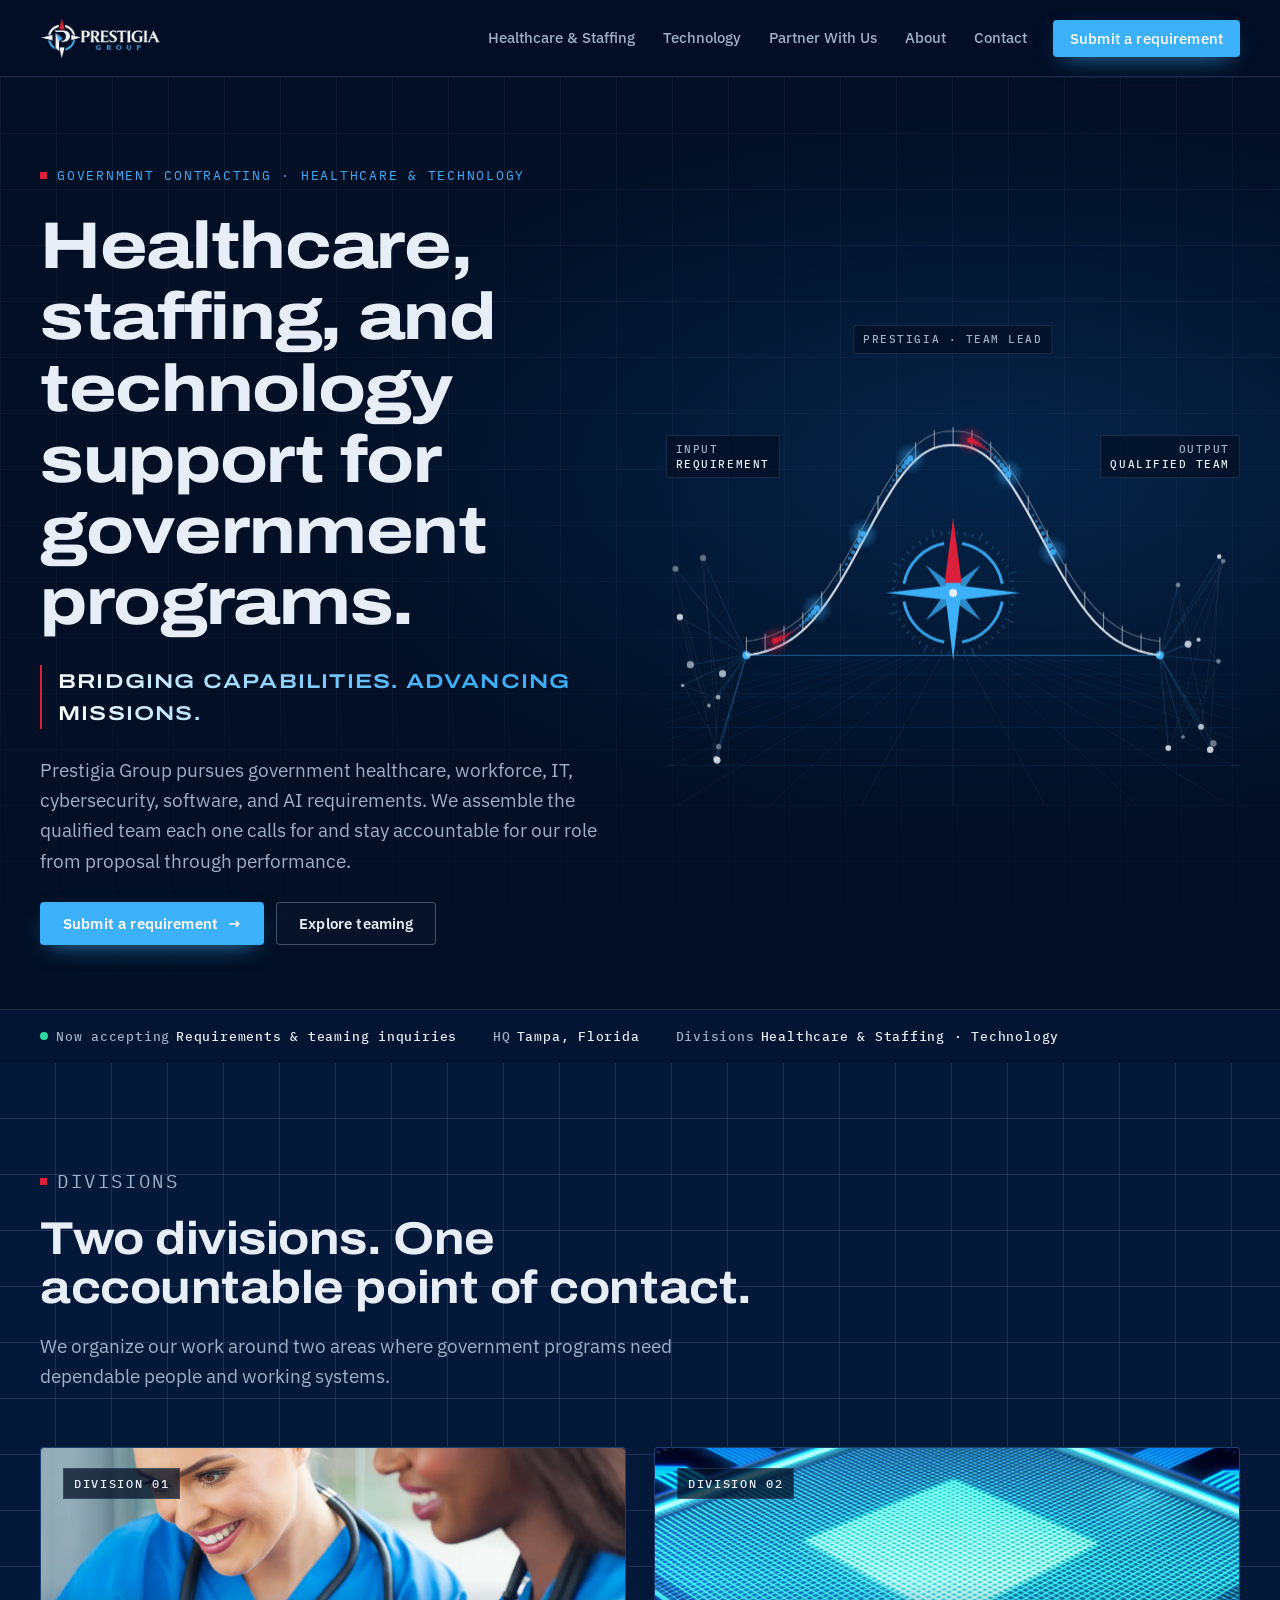
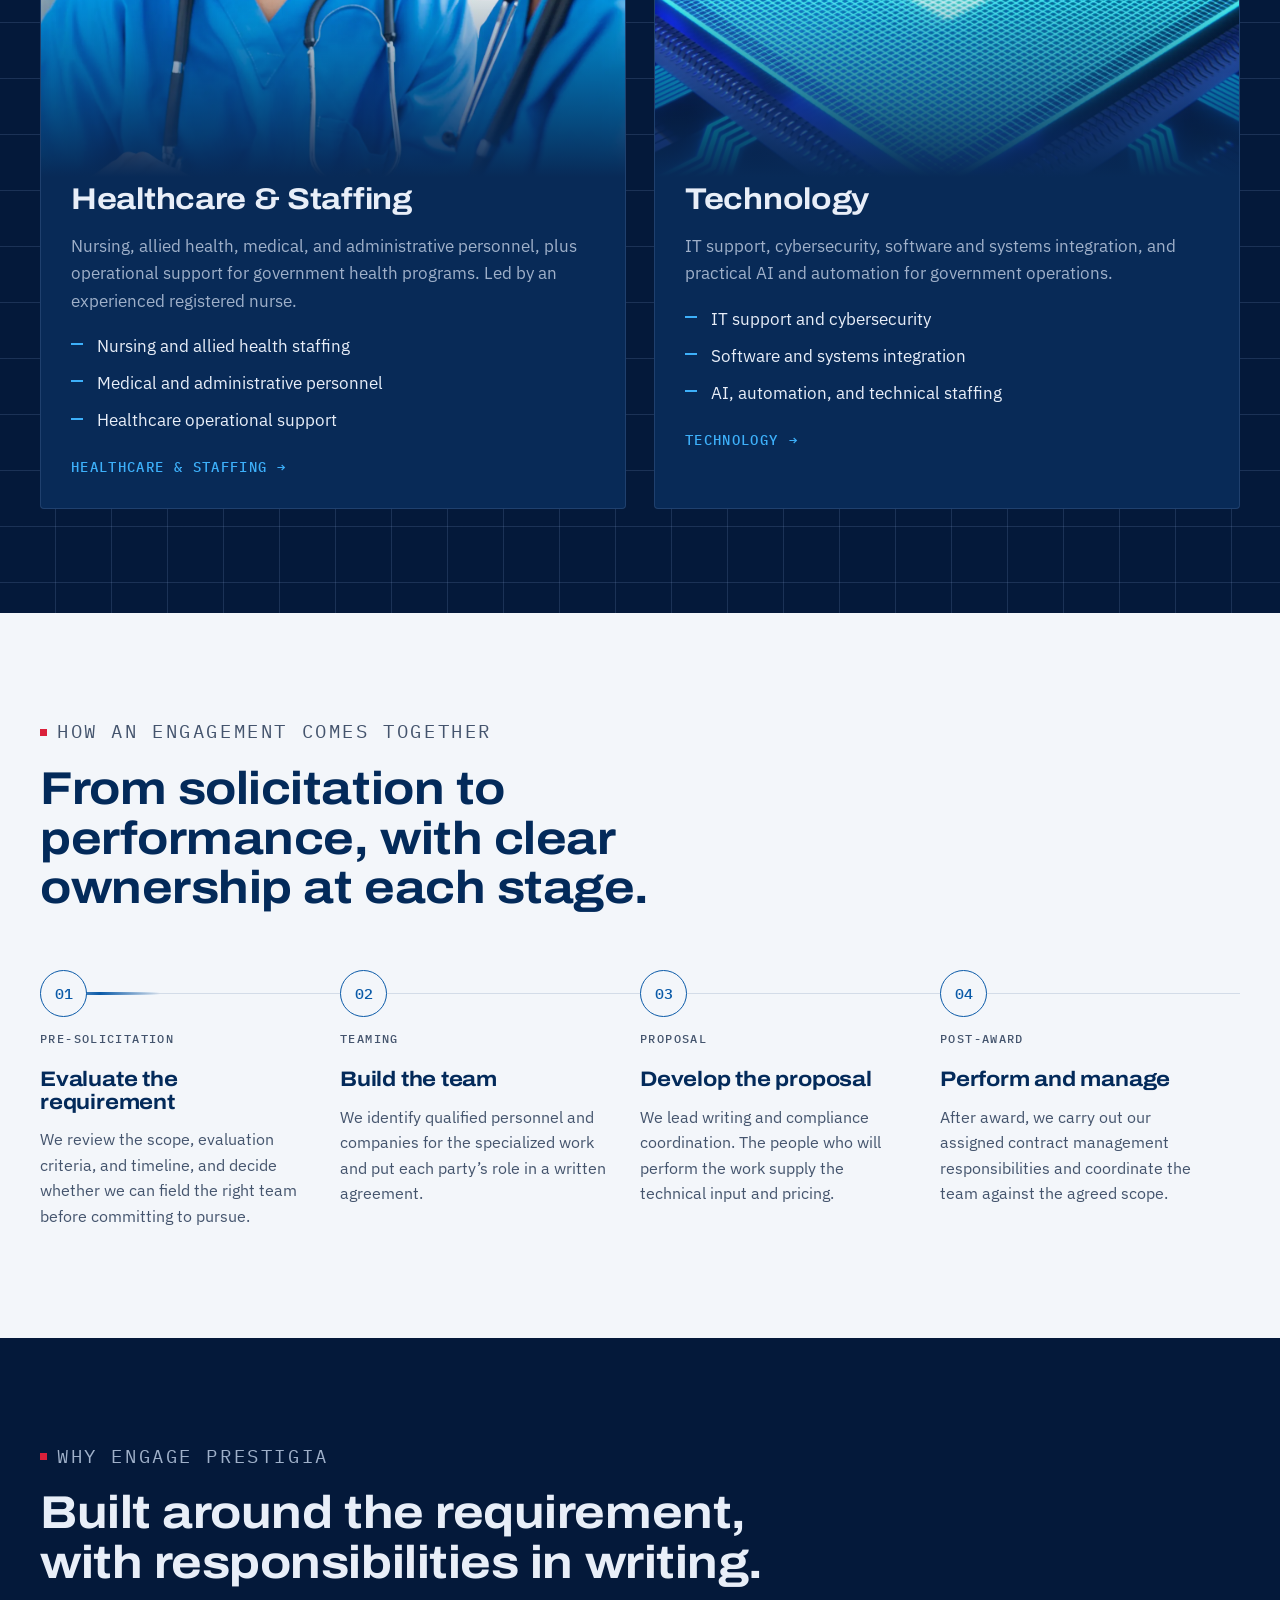
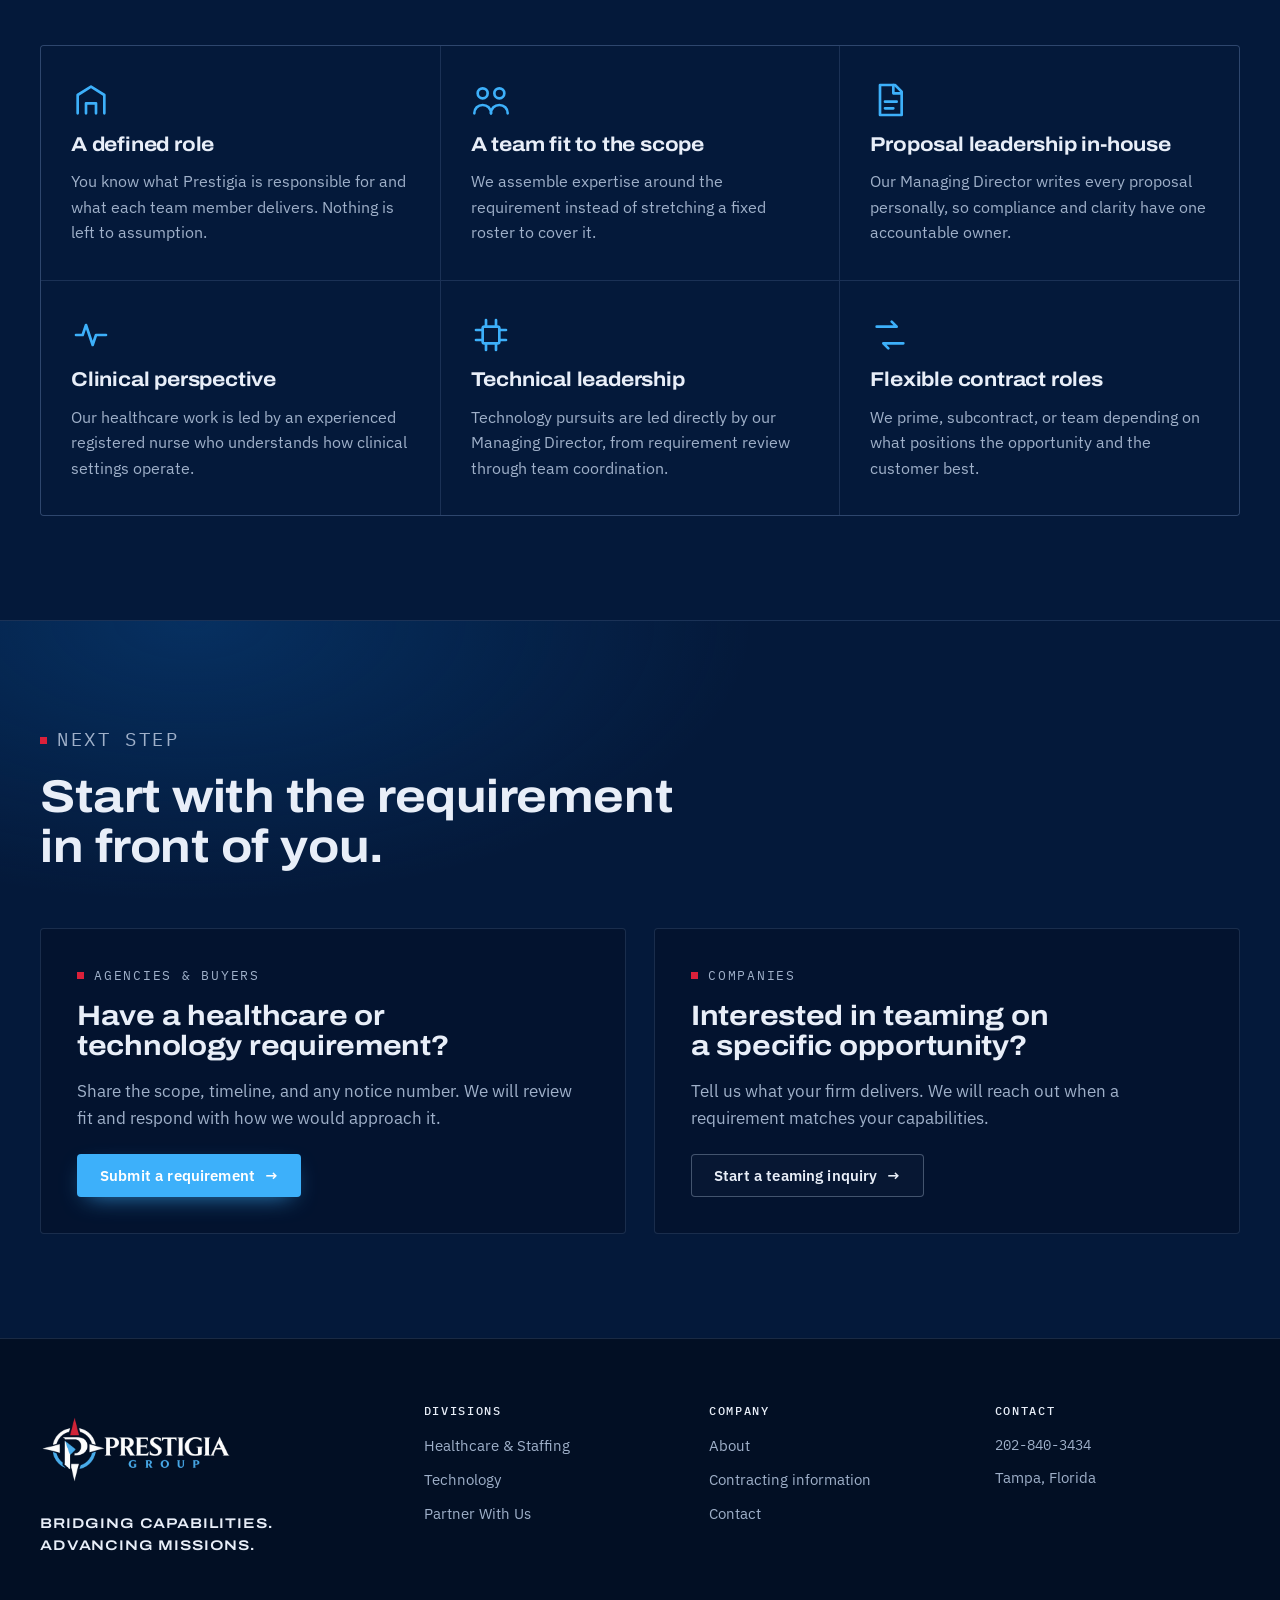
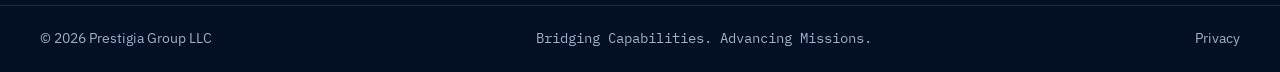
<file: index.html>
<!doctype html>
<html lang="en">
<head>
<meta charset="utf-8">
<meta name="viewport" content="width=device-width, initial-scale=1, viewport-fit=cover">
<title>Prestigia Group | Healthcare &amp; Technology Government Contracting</title>
<meta name="description" content="Prestigia Group pursues government healthcare, staffing, IT, cybersecurity, software, and AI requirements and assembles the qualified team each one calls for.">
<meta name="claude:viewport-fit-sides" content="cover">
<meta property="og:title" content="Prestigia Group | Healthcare &amp; Technology Government Contracting">
<meta property="og:description" content="Prestigia Group pursues government healthcare, staffing, IT, cybersecurity, software, and AI requirements and assembles the qualified team each one calls for.">
<meta property="og:type" content="website">
<meta property="og:url" content="https://prestigiagroup.com">
<meta property="og:image" content="https://prestigiagroup.com/assets/brand/og.png">
<meta name="theme-color" content="#020f24">
<link rel="icon" href="/assets/brand/favicon.png" type="image/png">
<link rel="apple-touch-icon" href="/assets/brand/apple-touch-icon.png">
<link rel="preconnect" href="https://fonts.googleapis.com"><link rel="preconnect" href="https://fonts.gstatic.com" crossorigin><link rel="stylesheet" href="https://fonts.googleapis.com/css2?family=Archivo:wdth,wght@100..125,500..800&family=IBM+Plex+Mono:wght@400;500&family=IBM+Plex+Sans:wght@400;500;600&display=swap">
<link rel="stylesheet" href="/assets/site.css">
<script src="/assets/site-config.js"></script>
<script type="application/ld+json">{"@context":"https://schema.org","@type":"Organization","name":"Prestigia Group LLC","url":"https://prestigiagroup.com","logo":"https://prestigiagroup.com/assets/brand/mark.png","telephone":"+1-202-840-3434","slogan":"Bridging Capabilities. Advancing Missions.","address":{"@type":"PostalAddress","addressLocality":"Tampa","addressRegion":"FL","addressCountry":"US"}}</script>
</head>
<body>
<a class="skip" href="#main">Skip to main content</a>
<header class="site-header">
  <div class="wrap nav">
    <a class="brand" href="/" aria-label="Prestigia Group home"><img src="/assets/brand/lockup-dark.png" alt="Prestigia Group" width="560" height="270"></a>
    <button class="menu-btn" type="button" aria-expanded="false" aria-controls="nav-links"><svg width="16" height="12" viewBox="0 0 16 12" aria-hidden="true"><path d="M0 1h16M0 6h16M0 11h16" stroke="currentColor" stroke-width="1.6"/></svg><span>MENU</span></button>
    <ul class="nav-links" id="nav-links"><li><a href="/healthcare">Healthcare &amp; Staffing</a></li><li><a href="/technology">Technology</a></li><li><a href="/partner">Partner With Us</a></li><li><a href="/about">About</a></li><li><a href="/contact">Contact</a></li>
      <li class="nav-cta"><a class="btn btn-primary btn-sm" href="/contact">Submit a requirement</a></li>
    </ul>
  </div>
</header>
<main id="main">
<section class="hero">
  <div class="wrap hero-grid">
    <div class="hero-copy">
      <p class="eyebrow">Government contracting &middot; Healthcare &amp; Technology</p>
      <h1>Healthcare, staffing, and technology support for government programs.</h1>
      <p class="slogan">Bridging Capabilities. Advancing Missions.</p>
      <p class="lede">Prestigia Group pursues government healthcare, workforce, IT, cybersecurity, software, and AI requirements. We assemble the qualified team each one calls for and stay accountable for our role from proposal through performance.</p>
      <div class="cta-row">
        <a class="btn btn-primary" href="/contact">Submit a requirement <span class="arr" aria-hidden="true">&rarr;</span></a>
        <a class="btn btn-ghost" href="/partner">Explore teaming</a>
      </div>
    </div>
    <div class="hero-visual" aria-hidden="true">
      <canvas id="bridge-canvas"></canvas>
      <span class="hv-tag c">Prestigia &middot; team lead</span>
      <span class="hv-tag l">Input<b>Requirement</b></span>
      <span class="hv-tag r">Output<b>Qualified team</b></span>
    </div>
  </div>
  <div class="status-strip"><div class="wrap">
    <span class="live">Now accepting<b>Requirements &amp; teaming inquiries</b></span>
    <span>HQ<b>Tampa, Florida</b></span>
    <span>Divisions<b>Healthcare &amp; Staffing &middot; Technology</b></span>
    <span data-site-wrap="uei" hidden>UEI<b data-site="uei"></b></span>
    <span data-site-wrap="cage" hidden>CAGE<b data-site="cage"></b></span>
  </div></div>
</section>

<section class="band dark grid-bg">
  <div class="wrap">
    <div class="section-head">
      <p class="eyebrow">Divisions</p>
      <h2>Two divisions. One accountable point of contact.</h2>
      <p>We organize our work around two areas where government programs need dependable people and working systems.</p>
    </div>
    <div class="divisions">
      <a class="division" href="/healthcare">
        <div class="media"><span class="tag">Division 01</span><img src="/assets/img/nurses.webp" alt="Two nurses reviewing information on a laptop" width="1400" height="1400" loading="lazy"></div>
        <div class="body">
          <h3>Healthcare &amp; Staffing</h3>
          <p>Nursing, allied health, medical, and administrative personnel, plus operational support for government health programs. Led by an experienced registered nurse.</p>
          <ul class="ticks"><li>Nursing and allied health staffing</li><li>Medical and administrative personnel</li><li>Healthcare operational support</li></ul>
          <span class="more">Healthcare &amp; Staffing <span class="arr" aria-hidden="true">&rarr;</span></span>
        </div>
      </a>
      <a class="division" href="/technology">
        <div class="media"><span class="tag">Division 02</span><img src="/assets/img/hero-chip.webp" alt="Illuminated processor on a circuit board" width="1400" height="1400" loading="lazy"></div>
        <div class="body">
          <h3>Technology</h3>
          <p>IT support, cybersecurity, software and systems integration, and practical AI and automation for government operations.</p>
          <ul class="ticks"><li>IT support and cybersecurity</li><li>Software and systems integration</li><li>AI, automation, and technical staffing</li></ul>
          <span class="more">Technology <span class="arr" aria-hidden="true">&rarr;</span></span>
        </div>
      </a>
    </div>
  </div>
</section>

<section class="band light">
  <div class="wrap">
    <div class="section-head">
      <p class="eyebrow">How an engagement comes together</p>
      <h2>From solicitation to performance, with clear ownership at each stage.</h2>
    </div>
    <ol class="process">
      <li><span class="num">01</span><span class="stage">Pre-solicitation</span><h3>Evaluate the requirement</h3><p>We review the scope, evaluation criteria, and timeline, and decide whether we can field the right team before committing to pursue.</p></li>
      <li><span class="num">02</span><span class="stage">Teaming</span><h3>Build the team</h3><p>We identify qualified personnel and companies for the specialized work and put each party&rsquo;s role in a written agreement.</p></li>
      <li><span class="num">03</span><span class="stage">Proposal</span><h3>Develop the proposal</h3><p>We lead writing and compliance coordination. The people who will perform the work supply the technical input and pricing.</p></li>
      <li><span class="num">04</span><span class="stage">Post-award</span><h3>Perform and manage</h3><p>After award, we carry out our assigned contract management responsibilities and coordinate the team against the agreed scope.</p></li>
    </ol>
  </div>
</section>

<section class="band dark">
  <div class="wrap">
    <div class="section-head">
      <p class="eyebrow">Why engage Prestigia</p>
      <h2>Built around the requirement, with responsibilities in writing.</h2>
    </div>
    <div class="features">
      <div class="feature"><svg class="ic" viewBox="0 0 24 24" fill="none" stroke="currentColor" stroke-width="1.6" stroke-linecap="round" stroke-linejoin="round" aria-hidden="true"><path d="M4 20V9l8-5 8 5v11"/><path d="M9 20v-6h6v6"/></svg><h3>A defined role</h3><p>You know what Prestigia is responsible for and what each team member delivers. Nothing is left to assumption.</p></div>
      <div class="feature"><svg class="ic" viewBox="0 0 24 24" fill="none" stroke="currentColor" stroke-width="1.6" stroke-linecap="round" stroke-linejoin="round" aria-hidden="true"><circle cx="7" cy="8" r="3"/><circle cx="17" cy="8" r="3"/><path d="M2 20c0-3 2.2-5 5-5s5 2 5 5"/><path d="M12 20c0-3 2.2-5 5-5s5 2 5 5"/></svg><h3>A team fit to the scope</h3><p>We assemble expertise around the requirement instead of stretching a fixed roster to cover it.</p></div>
      <div class="feature"><svg class="ic" viewBox="0 0 24 24" fill="none" stroke="currentColor" stroke-width="1.6" stroke-linecap="round" stroke-linejoin="round" aria-hidden="true"><path d="M6 3h9l4 4v14H6z"/><path d="M14 3v5h5"/><path d="M9 13h7M9 17h5"/></svg><h3>Proposal leadership in-house</h3><p>Our Managing Director writes every proposal personally, so compliance and clarity have one accountable owner.</p></div>
      <div class="feature"><svg class="ic" viewBox="0 0 24 24" fill="none" stroke="currentColor" stroke-width="1.6" stroke-linecap="round" stroke-linejoin="round" aria-hidden="true"><path d="M3 12h4l2-6 4 12 2-6h6"/></svg><h3>Clinical perspective</h3><p>Our healthcare work is led by an experienced registered nurse who understands how clinical settings operate.</p></div>
      <div class="feature"><svg class="ic" viewBox="0 0 24 24" fill="none" stroke="currentColor" stroke-width="1.6" stroke-linecap="round" stroke-linejoin="round" aria-hidden="true"><rect x="7" y="7" width="10" height="10" rx="1"/><path d="M9 3v4M15 3v4M9 17v4M15 17v4M3 9h4M3 15h4M17 9h4M17 15h4"/></svg><h3>Technical leadership</h3><p>Technology pursuits are led directly by our Managing Director, from requirement review through team coordination.</p></div>
      <div class="feature"><svg class="ic" viewBox="0 0 24 24" fill="none" stroke="currentColor" stroke-width="1.6" stroke-linecap="round" stroke-linejoin="round" aria-hidden="true"><path d="M4 7h12l-3-3M20 17H8l3 3"/></svg><h3>Flexible contract roles</h3><p>We prime, subcontract, or team depending on what positions the opportunity and the customer best.</p></div>
    </div>
  </div>
</section>

<section class="band cta-band">
  <div class="wrap">
    <div class="section-head"><p class="eyebrow">Next step</p><h2>Start with the requirement in front of you.</h2></div>
    <div class="cta-pair">
      <div class="cta-card">
        <p class="eyebrow">Agencies &amp; buyers</p>
        <h3>Have a healthcare or technology requirement?</h3>
        <p>Share the scope, timeline, and any notice number. We will review fit and respond with how we would approach it.</p>
        <a class="btn btn-primary" href="/contact">Submit a requirement <span class="arr" aria-hidden="true">&rarr;</span></a>
      </div>
      <div class="cta-card">
        <p class="eyebrow">Companies</p>
        <h3>Interested in teaming on a specific opportunity?</h3>
        <p>Tell us what your firm delivers. We will reach out when a requirement matches your capabilities.</p>
        <a class="btn btn-ghost" href="/contact#partner">Start a teaming inquiry <span class="arr" aria-hidden="true">&rarr;</span></a>
      </div>
    </div>
  </div>
</section>
</main>
<footer class="site-footer">
  <div class="wrap foot-grid">
    <div class="foot-brand">
      <img src="/assets/brand/lockup-dark.png" alt="Prestigia Group" width="560" height="270" loading="lazy">
      <p class="s">Bridging Capabilities. Advancing Missions.</p>
    </div>
    <div class="foot-col"><h4>Divisions</h4><ul>
      <li><a href="/healthcare">Healthcare &amp; Staffing</a></li>
      <li><a href="/technology">Technology</a></li>
      <li><a href="/partner">Partner With Us</a></li></ul></div>
    <div class="foot-col"><h4>Company</h4><ul>
      <li><a href="/about">About</a></li>
      <li><a href="/about#contracting">Contracting information</a></li>
      <li><a href="/contact">Contact</a></li></ul></div>
    <div class="foot-col"><h4>Contact</h4><ul>
      <li class="m">202-840-3434</li>
      <li class="m" data-site="email" hidden></li>
      <li>Tampa, Florida</li></ul></div>
  </div>
  <div class="foot-base"><div class="wrap">
    <span>&copy; <span data-year>2026</span> Prestigia Group LLC</span>
    <span class="mono"><span data-site-hide="uei">Bridging Capabilities. Advancing Missions.</span><span data-site-wrap="uei" hidden>UEI <span data-site="uei"></span> &middot; CAGE <span data-site="cage"></span></span></span>
    <a href="/privacy">Privacy</a>
  </div></div>
</footer>
<script src="/assets/site.js"></script>
</body>
</html>
</file>
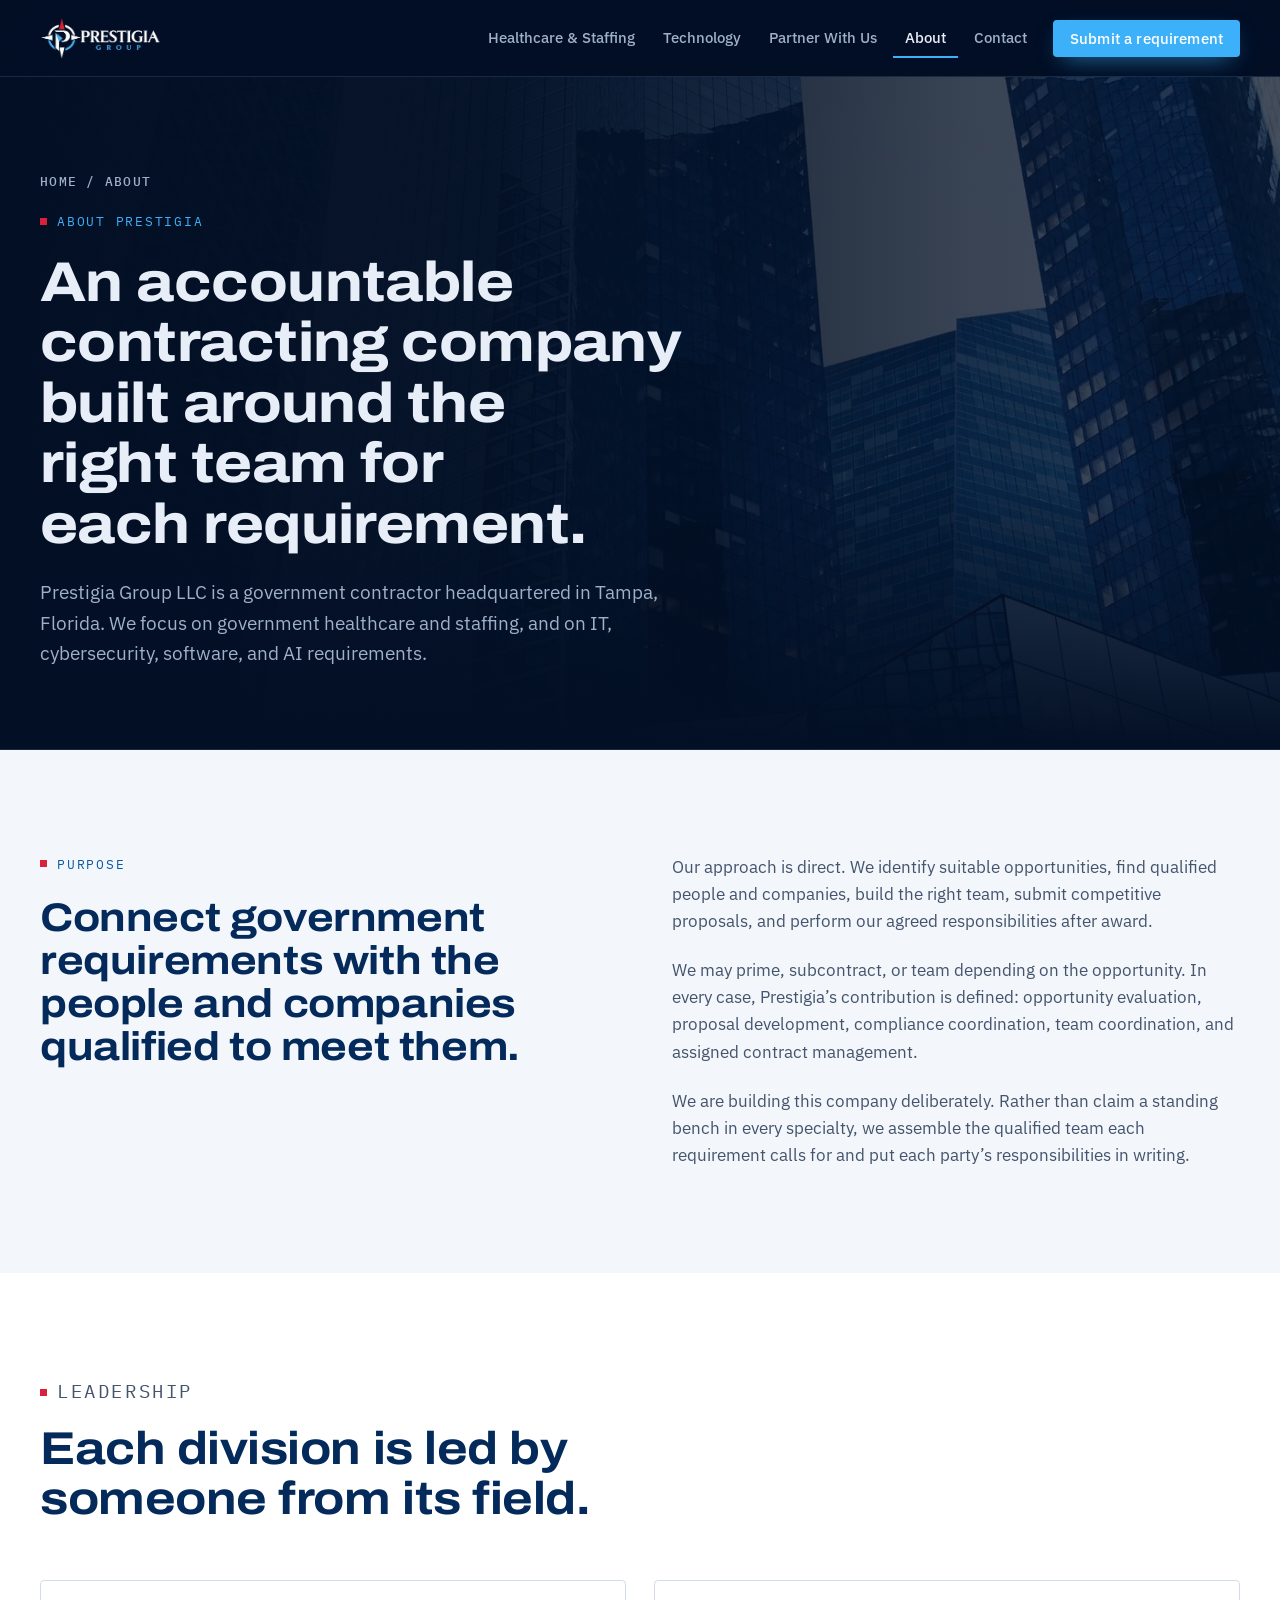
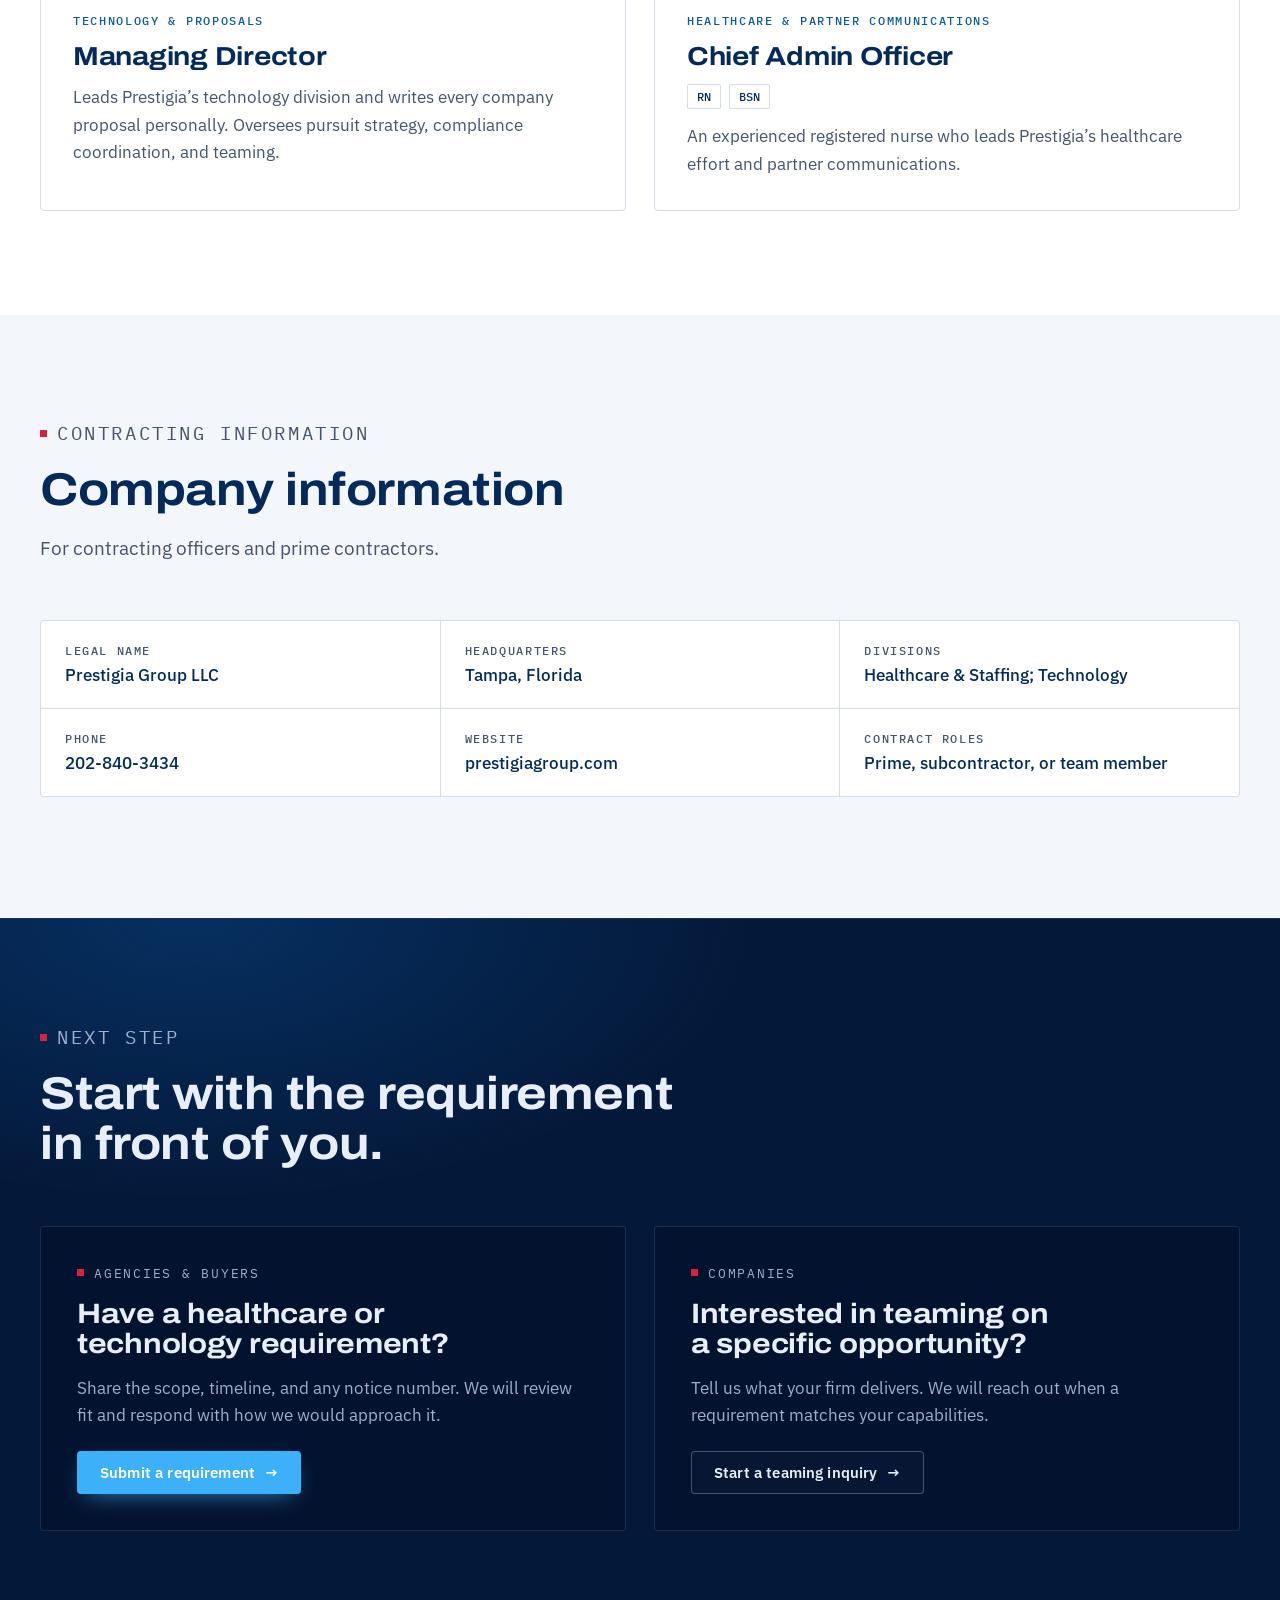
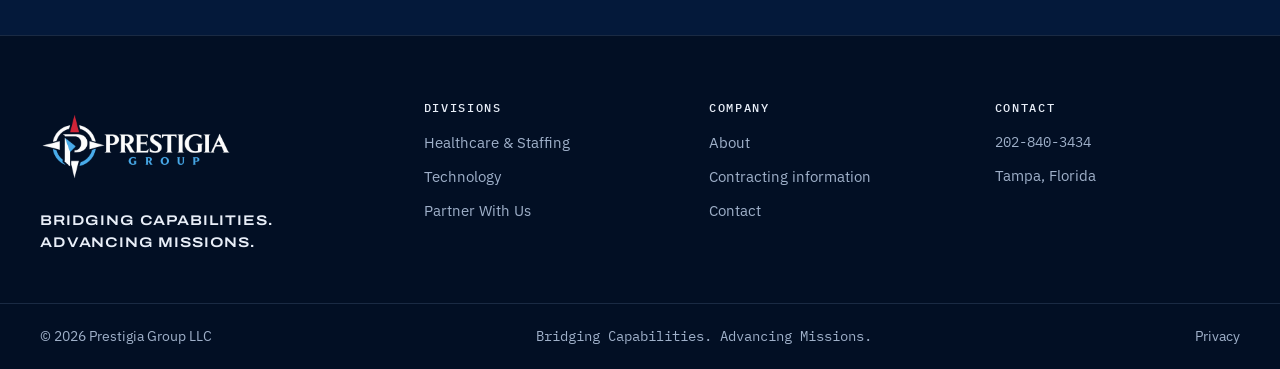
<file: about.html>
<!doctype html>
<html lang="en">
<head>
<meta charset="utf-8">
<meta name="viewport" content="width=device-width, initial-scale=1, viewport-fit=cover">
<title>About | Prestigia Group</title>
<meta name="description" content="About Prestigia Group LLC, its leadership, and contracting information.">
<meta name="claude:viewport-fit-sides" content="cover">
<meta property="og:title" content="About | Prestigia Group">
<meta property="og:description" content="About Prestigia Group LLC, its leadership, and contracting information.">
<meta property="og:type" content="website">
<meta property="og:url" content="https://prestigiagroup.com/about">
<meta property="og:image" content="https://prestigiagroup.com/assets/brand/og.png">
<meta name="theme-color" content="#020f24">
<link rel="icon" href="/assets/brand/favicon.png" type="image/png">
<link rel="apple-touch-icon" href="/assets/brand/apple-touch-icon.png">
<link rel="preconnect" href="https://fonts.googleapis.com"><link rel="preconnect" href="https://fonts.gstatic.com" crossorigin><link rel="stylesheet" href="https://fonts.googleapis.com/css2?family=Archivo:wdth,wght@100..125,500..800&family=IBM+Plex+Mono:wght@400;500&family=IBM+Plex+Sans:wght@400;500;600&display=swap">
<link rel="stylesheet" href="/assets/site.css">
<script src="/assets/site-config.js"></script>

</head>
<body>
<a class="skip" href="#main">Skip to main content</a>
<header class="site-header">
  <div class="wrap nav">
    <a class="brand" href="/" aria-label="Prestigia Group home"><img src="/assets/brand/lockup-dark.png" alt="Prestigia Group" width="560" height="270"></a>
    <button class="menu-btn" type="button" aria-expanded="false" aria-controls="nav-links"><svg width="16" height="12" viewBox="0 0 16 12" aria-hidden="true"><path d="M0 1h16M0 6h16M0 11h16" stroke="currentColor" stroke-width="1.6"/></svg><span>MENU</span></button>
    <ul class="nav-links" id="nav-links"><li><a href="/healthcare">Healthcare &amp; Staffing</a></li><li><a href="/technology">Technology</a></li><li><a href="/partner">Partner With Us</a></li><li><a href="/about" aria-current="page">About</a></li><li><a href="/contact">Contact</a></li>
      <li class="nav-cta"><a class="btn btn-primary btn-sm" href="/contact">Submit a requirement</a></li>
    </ul>
  </div>
</header>
<main id="main">
<section class="page-hero">
  <div class="ph-img"><img src="/assets/img/towers.webp" alt="" width="1400" height="1400"></div>
  <div class="wrap">
    <p class="crumbs"><a href="/">Home</a> / About</p>
    <p class="eyebrow">About Prestigia</p>
    <h1>An accountable contracting company built around the right team for each requirement.</h1>
    <p class="lede">Prestigia Group LLC is a government contractor headquartered in Tampa, Florida. We focus on government healthcare and staffing, and on IT, cybersecurity, software, and AI requirements.</p>
    
  </div>
</section>

<section class="band light">
  <div class="wrap two-col">
    <div class="stack">
      <p class="eyebrow">Purpose</p>
      <h2 class="h2-md">Connect government requirements with the people and companies qualified to meet them.</h2>
    </div>
    <div class="stack" style="color:var(--slate)">
      <p>Our approach is direct. We identify suitable opportunities, find qualified people and companies, build the right team, submit competitive proposals, and perform our agreed responsibilities after award.</p>
      <p>We may prime, subcontract, or team depending on the opportunity. In every case, Prestigia&rsquo;s contribution is defined: opportunity evaluation, proposal development, compliance coordination, team coordination, and assigned contract management.</p>
      <p>We are building this company deliberately. Rather than claim a standing bench in every specialty, we assemble the qualified team each requirement calls for and put each party&rsquo;s responsibilities in writing.</p>
    </div>
  </div>
</section>

<section class="band white">
  <div class="wrap">
    <div class="section-head"><p class="eyebrow">Leadership</p><h2>Each division is led by someone from its field.</h2></div>
    <div class="leaders">
      <div class="leader">
        <span class="role">Technology &amp; proposals</span>
        <h3>Managing Director</h3>
        <p>Leads Prestigia&rsquo;s technology division and writes every company proposal personally. Oversees pursuit strategy, compliance coordination, and teaming.</p>
      </div>
      <div class="leader">
        <span class="role">Healthcare &amp; partner communications</span>
        <h3>Chief Admin Officer</h3>
        <div class="creds"><span>RN</span><span>BSN</span></div>
        <p>An experienced registered nurse who leads Prestigia&rsquo;s healthcare effort and partner communications.</p>
      </div>
    </div>
  </div>
</section>

<section class="band light" id="contracting">
  <div class="wrap">
    <div class="section-head"><p class="eyebrow">Contracting information</p><h2>Company information</h2>
      <p>For contracting officers and prime contractors.</p></div>
    <dl class="facts">
      <div class="fact"><dt>Legal name</dt><dd class="txt">Prestigia Group LLC</dd></div>
      <div class="fact" data-site-wrap="uei" hidden><dt>UEI</dt><dd data-site="uei"></dd></div>
      <div class="fact" data-site-wrap="cage" hidden><dt>CAGE code</dt><dd data-site="cage"></dd></div>
      <div class="fact" data-site-wrap="naics" hidden><dt>NAICS codes</dt><dd class="txt" data-site="naics"></dd></div>
      <div class="fact"><dt>Headquarters</dt><dd class="txt">Tampa, Florida</dd></div>
      <div class="fact"><dt>Divisions</dt><dd class="txt">Healthcare &amp; Staffing; Technology</dd></div>
      <div class="fact"><dt>Phone</dt><dd class="txt">202-840-3434</dd></div>
      <div class="fact"><dt>Website</dt><dd class="txt">prestigiagroup.com</dd></div>
      <div class="fact"><dt>Contract roles</dt><dd class="txt">Prime, subcontractor, or team member</dd></div>
    </dl>
  </div>
</section>

<section class="band cta-band">
  <div class="wrap">
    <div class="section-head"><p class="eyebrow">Next step</p><h2>Start with the requirement in front of you.</h2></div>
    <div class="cta-pair">
      <div class="cta-card">
        <p class="eyebrow">Agencies &amp; buyers</p>
        <h3>Have a healthcare or technology requirement?</h3>
        <p>Share the scope, timeline, and any notice number. We will review fit and respond with how we would approach it.</p>
        <a class="btn btn-primary" href="/contact">Submit a requirement <span class="arr" aria-hidden="true">&rarr;</span></a>
      </div>
      <div class="cta-card">
        <p class="eyebrow">Companies</p>
        <h3>Interested in teaming on a specific opportunity?</h3>
        <p>Tell us what your firm delivers. We will reach out when a requirement matches your capabilities.</p>
        <a class="btn btn-ghost" href="/contact#partner">Start a teaming inquiry <span class="arr" aria-hidden="true">&rarr;</span></a>
      </div>
    </div>
  </div>
</section>
</main>
<footer class="site-footer">
  <div class="wrap foot-grid">
    <div class="foot-brand">
      <img src="/assets/brand/lockup-dark.png" alt="Prestigia Group" width="560" height="270" loading="lazy">
      <p class="s">Bridging Capabilities. Advancing Missions.</p>
    </div>
    <div class="foot-col"><h4>Divisions</h4><ul>
      <li><a href="/healthcare">Healthcare &amp; Staffing</a></li>
      <li><a href="/technology">Technology</a></li>
      <li><a href="/partner">Partner With Us</a></li></ul></div>
    <div class="foot-col"><h4>Company</h4><ul>
      <li><a href="/about">About</a></li>
      <li><a href="/about#contracting">Contracting information</a></li>
      <li><a href="/contact">Contact</a></li></ul></div>
    <div class="foot-col"><h4>Contact</h4><ul>
      <li class="m">202-840-3434</li>
      <li class="m" data-site="email" hidden></li>
      <li>Tampa, Florida</li></ul></div>
  </div>
  <div class="foot-base"><div class="wrap">
    <span>&copy; <span data-year>2026</span> Prestigia Group LLC</span>
    <span class="mono"><span data-site-hide="uei">Bridging Capabilities. Advancing Missions.</span><span data-site-wrap="uei" hidden>UEI <span data-site="uei"></span> &middot; CAGE <span data-site="cage"></span></span></span>
    <a href="/privacy">Privacy</a>
  </div></div>
</footer>
<script src="/assets/site.js"></script>
</body>
</html>
</file>
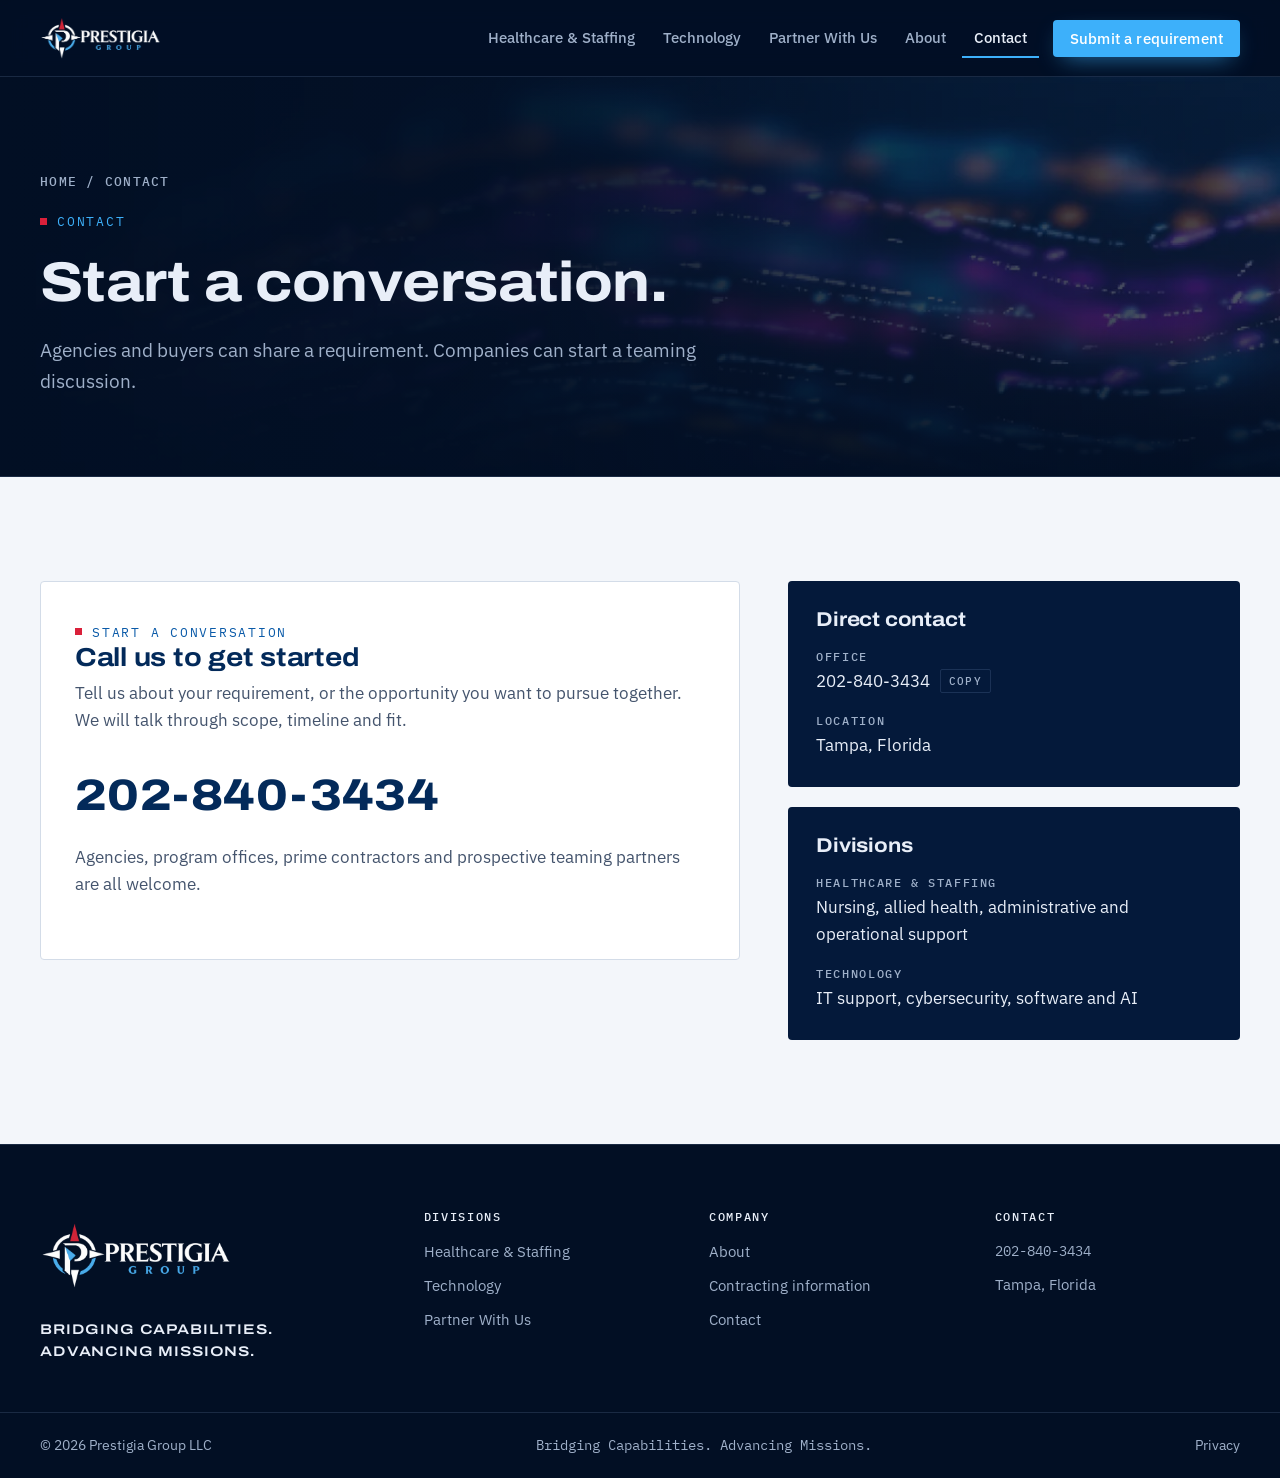
<file: contact.html>
<!doctype html>
<html lang="en">
<head>
<meta charset="utf-8">
<meta name="viewport" content="width=device-width, initial-scale=1, viewport-fit=cover">
<title>Contact | Prestigia Group</title>
<meta name="description" content="Submit a government healthcare or technology requirement, or start a teaming inquiry with Prestigia Group.">
<meta name="claude:viewport-fit-sides" content="cover">
<meta property="og:title" content="Contact | Prestigia Group">
<meta property="og:description" content="Submit a government healthcare or technology requirement, or start a teaming inquiry with Prestigia Group.">
<meta property="og:type" content="website">
<meta property="og:url" content="https://prestigiagroup.com/contact">
<meta property="og:image" content="https://prestigiagroup.com/assets/brand/og.png">
<meta name="theme-color" content="#020f24">
<link rel="icon" href="/assets/brand/favicon.png" type="image/png">
<link rel="apple-touch-icon" href="/assets/brand/apple-touch-icon.png">
<link rel="preconnect" href="https://fonts.googleapis.com"><link rel="preconnect" href="https://fonts.gstatic.com" crossorigin><link rel="stylesheet" href="https://fonts.googleapis.com/css2?family=Archivo:wdth,wght@100..125,500..800&family=IBM+Plex+Mono:wght@400;500&family=IBM+Plex+Sans:wght@400;500;600&display=swap">
<link rel="stylesheet" href="/assets/site.css">
<script src="/assets/site-config.js"></script>

</head>
<body>
<a class="skip" href="#main">Skip to main content</a>
<header class="site-header">
  <div class="wrap nav">
    <a class="brand" href="/" aria-label="Prestigia Group home"><img src="/assets/brand/lockup-dark.png" alt="Prestigia Group" width="560" height="270"></a>
    <button class="menu-btn" type="button" aria-expanded="false" aria-controls="nav-links"><svg width="16" height="12" viewBox="0 0 16 12" aria-hidden="true"><path d="M0 1h16M0 6h16M0 11h16" stroke="currentColor" stroke-width="1.6"/></svg><span>MENU</span></button>
    <ul class="nav-links" id="nav-links"><li><a href="/healthcare">Healthcare &amp; Staffing</a></li><li><a href="/technology">Technology</a></li><li><a href="/partner">Partner With Us</a></li><li><a href="/about">About</a></li><li><a href="/contact" aria-current="page">Contact</a></li>
      <li class="nav-cta"><a class="btn btn-primary btn-sm" href="/contact">Submit a requirement</a></li>
    </ul>
  </div>
</header>
<main id="main">
<section class="page-hero">
  <div class="ph-img"><img src="/assets/img/data-stream.webp" alt="" width="1400" height="1400"></div>
  <div class="wrap">
    <p class="crumbs"><a href="/">Home</a> / Contact</p>
    <p class="eyebrow">Contact</p>
    <h1>Start a conversation.</h1>
    <p class="lede">Agencies and buyers can share a requirement. Companies can start a teaming discussion.</p>
  </div>
</section>

<section class="band light">
  <div class="wrap contact-grid">
    <div>
      <div class="form-card" data-noforms>
        <p class="eyebrow">Start a conversation</p>
        <h2>Call us to get started</h2>
        <p class="sub">Tell us about your requirement, or the opportunity you want to pursue together. We will talk through scope, timeline and fit.</p>
        <p class="call-big">202-840-3434</p>
        <p class="sub">Agencies, program offices, prime contractors and prospective teaming partners are all welcome.</p>
      </div>
      <div data-forms hidden>
      <div class="tabs" role="tablist" aria-label="Inquiry type">
        <button class="tab" role="tab" id="tab-buyer" aria-controls="panel-buyer" aria-selected="true">I have a requirement</button>
        <button class="tab" role="tab" id="tab-partner" aria-controls="panel-partner" aria-selected="false" tabindex="-1">I want to team</button>
      </div>
      <div class="form-card" id="panel-buyer" role="tabpanel" aria-labelledby="tab-buyer">
        <h2>Requirement inquiry</h2>
        <p class="sub">For agencies, program offices, and prime contractors. A short description is enough to start.</p>
        <form data-lead data-subject="Requirement inquiry" data-subject-field="organization" data-label="Send requirement" data-success="Thank you. We received your requirement and will respond shortly.">
  <div class="form-grid"><div class="field"><label for="b-name">Name<span class="req" aria-hidden="true">*</span></label><input type="text" id="b-name" name="name" required autocomplete="name"></div><div class="field"><label for="b-organization">Agency or organization<span class="req" aria-hidden="true">*</span></label><input type="text" id="b-organization" name="organization" required autocomplete="organization"></div><div class="field"><label for="b-email">Email<span class="req" aria-hidden="true">*</span></label><input type="email" id="b-email" name="email" required autocomplete="email"></div><div class="field"><label for="b-phone">Phone<span class="opt"> (optional)</span></label><input type="tel" id="b-phone" name="phone" autocomplete="tel"></div><div class="field"><label for="b-area">Area of need<span class="req" aria-hidden="true">*</span></label><select id="b-area" name="area" required><option value="">Select&hellip;</option><option>Healthcare & Staffing</option><option>Technology</option><option>Both / not sure</option></select></div><div class="field"><label for="b-stage">Requirement stage<span class="opt"> (optional)</span></label><select id="b-stage" name="stage"><option value="">Select&hellip;</option><option>Market research / RFI / sources sought</option><option>Upcoming solicitation</option><option>Active solicitation</option><option>Exploring options</option></select></div><div class="field"><label for="b-notice">Solicitation or notice number<span class="opt"> (optional)</span></label><input type="text" id="b-notice" name="notice"></div><div class="field"><label for="b-due">Response date or timeline<span class="opt"> (optional)</span></label><input type="text" id="b-due" name="due"></div><div class="field full"><label for="b-details">Describe the requirement<span class="req" aria-hidden="true">*</span></label><textarea id="b-details" name="details" required></textarea></div>
    <div class="hp" aria-hidden="true"><label for="b-hp">Leave blank</label><input id="b-hp" type="text" name="_gotcha" tabindex="-1" autocomplete="off"></div>
  </div>
  <div class="form-actions"><button class="btn btn-primary" type="submit">Send requirement <span class="arr" aria-hidden="true">&rarr;</span></button><span class="form-note">Fields marked * are required.</span></div>
  <div role="status" aria-live="polite"></div>
</form>
      </div>
      <div class="form-card" id="panel-partner" role="tabpanel" aria-labelledby="tab-partner" hidden>
        <h2>Teaming inquiry</h2>
        <p class="sub">For companies interested in pursuing specific opportunities with Prestigia.</p>
        <form data-lead data-subject="Teaming inquiry" data-subject-field="company" data-label="Send teaming inquiry" data-success="Thank you. We received your inquiry and will be in touch.">
  <div class="form-grid"><div class="field"><label for="p-name">Name<span class="req" aria-hidden="true">*</span></label><input type="text" id="p-name" name="name" required autocomplete="name"></div><div class="field"><label for="p-company">Company<span class="req" aria-hidden="true">*</span></label><input type="text" id="p-company" name="company" required autocomplete="organization"></div><div class="field"><label for="p-email">Email<span class="req" aria-hidden="true">*</span></label><input type="email" id="p-email" name="email" required autocomplete="email"></div><div class="field"><label for="p-phone">Phone<span class="opt"> (optional)</span></label><input type="tel" id="p-phone" name="phone" autocomplete="tel"></div><div class="field"><label for="p-website">Website<span class="opt"> (optional)</span></label><input type="url" id="p-website" name="website" autocomplete="url"></div><div class="field"><label for="p-capability">Primary capability<span class="req" aria-hidden="true">*</span></label><select id="p-capability" name="capability" required><option value="">Select&hellip;</option><option>Healthcare staffing</option><option>Clinical services</option><option>IT support</option><option>Cybersecurity</option><option>Software / systems integration</option><option>AI / automation / data</option><option>Other</option></select></div><div class="field"><label for="p-sam">Registered in SAM.gov?<span class="opt"> (optional)</span></label><select id="p-sam" name="sam"><option value="">Select&hellip;</option><option>Yes</option><option>In progress</option><option>No</option></select></div><div class="field"><label for="p-uei">UEI<span class="opt"> (optional)</span></label><input type="text" id="p-uei" name="uei"></div><div class="field full"><label for="p-experience">Relevant past performance<span class="opt"> (optional)</span></label><textarea id="p-experience" name="experience"></textarea></div><div class="field full"><label for="p-message">Opportunity of interest or message<span class="req" aria-hidden="true">*</span></label><textarea id="p-message" name="message" required></textarea></div>
    <div class="hp" aria-hidden="true"><label for="p-hp">Leave blank</label><input id="p-hp" type="text" name="_gotcha" tabindex="-1" autocomplete="off"></div>
  </div>
  <div class="form-actions"><button class="btn btn-primary" type="submit">Send teaming inquiry <span class="arr" aria-hidden="true">&rarr;</span></button><span class="form-note">Fields marked * are required.</span></div>
  <div role="status" aria-live="polite"></div>
</form>
      </div>
      <p class="form-note" style="margin-top:16px">Please do not send patient information, Social Security numbers, or sensitive documents through this form.</p>
      </div>
    </div>
    <aside class="side">
      <div class="side-card">
        <h3>Direct contact</h3>
        <div class="kv"><span class="k">Office</span><span class="v"><span>202-840-3434</span><button class="copy" type="button" data-copy="202-840-3434">Copy</button></span></div>
        <div class="kv" data-site-wrap="email" hidden><span class="k">Email</span><span class="v"><span data-site="email"></span><button class="copy" type="button" data-copy="" data-site-copy="email">Copy</button></span></div>
        <div class="kv" data-site-wrap="uei" hidden><span class="k">UEI</span><span class="v"><span class="mono" data-site="uei"></span></span></div>
        <div class="kv" data-site-wrap="cage" hidden><span class="k">CAGE</span><span class="v"><span class="mono" data-site="cage"></span></span></div>
        <div class="kv"><span class="k">Location</span><span class="v"><span>Tampa, Florida</span></span></div>
      </div>
      <div class="side-card"><h3>Divisions</h3><div class="kv"><span class="k">Healthcare &amp; Staffing</span><span class="v"><span>Nursing, allied health, administrative and operational support</span></span></div><div class="kv"><span class="k">Technology</span><span class="v"><span>IT support, cybersecurity, software and AI</span></span></div></div>
    </aside>
  </div>
</section>
</main>
<footer class="site-footer">
  <div class="wrap foot-grid">
    <div class="foot-brand">
      <img src="/assets/brand/lockup-dark.png" alt="Prestigia Group" width="560" height="270" loading="lazy">
      <p class="s">Bridging Capabilities. Advancing Missions.</p>
    </div>
    <div class="foot-col"><h4>Divisions</h4><ul>
      <li><a href="/healthcare">Healthcare &amp; Staffing</a></li>
      <li><a href="/technology">Technology</a></li>
      <li><a href="/partner">Partner With Us</a></li></ul></div>
    <div class="foot-col"><h4>Company</h4><ul>
      <li><a href="/about">About</a></li>
      <li><a href="/about#contracting">Contracting information</a></li>
      <li><a href="/contact">Contact</a></li></ul></div>
    <div class="foot-col"><h4>Contact</h4><ul>
      <li class="m">202-840-3434</li>
      <li class="m" data-site="email" hidden></li>
      <li>Tampa, Florida</li></ul></div>
  </div>
  <div class="foot-base"><div class="wrap">
    <span>&copy; <span data-year>2026</span> Prestigia Group LLC</span>
    <span class="mono"><span data-site-hide="uei">Bridging Capabilities. Advancing Missions.</span><span data-site-wrap="uei" hidden>UEI <span data-site="uei"></span> &middot; CAGE <span data-site="cage"></span></span></span>
    <a href="/privacy">Privacy</a>
  </div></div>
</footer>
<script src="/assets/site.js"></script>
</body>
</html>
</file>
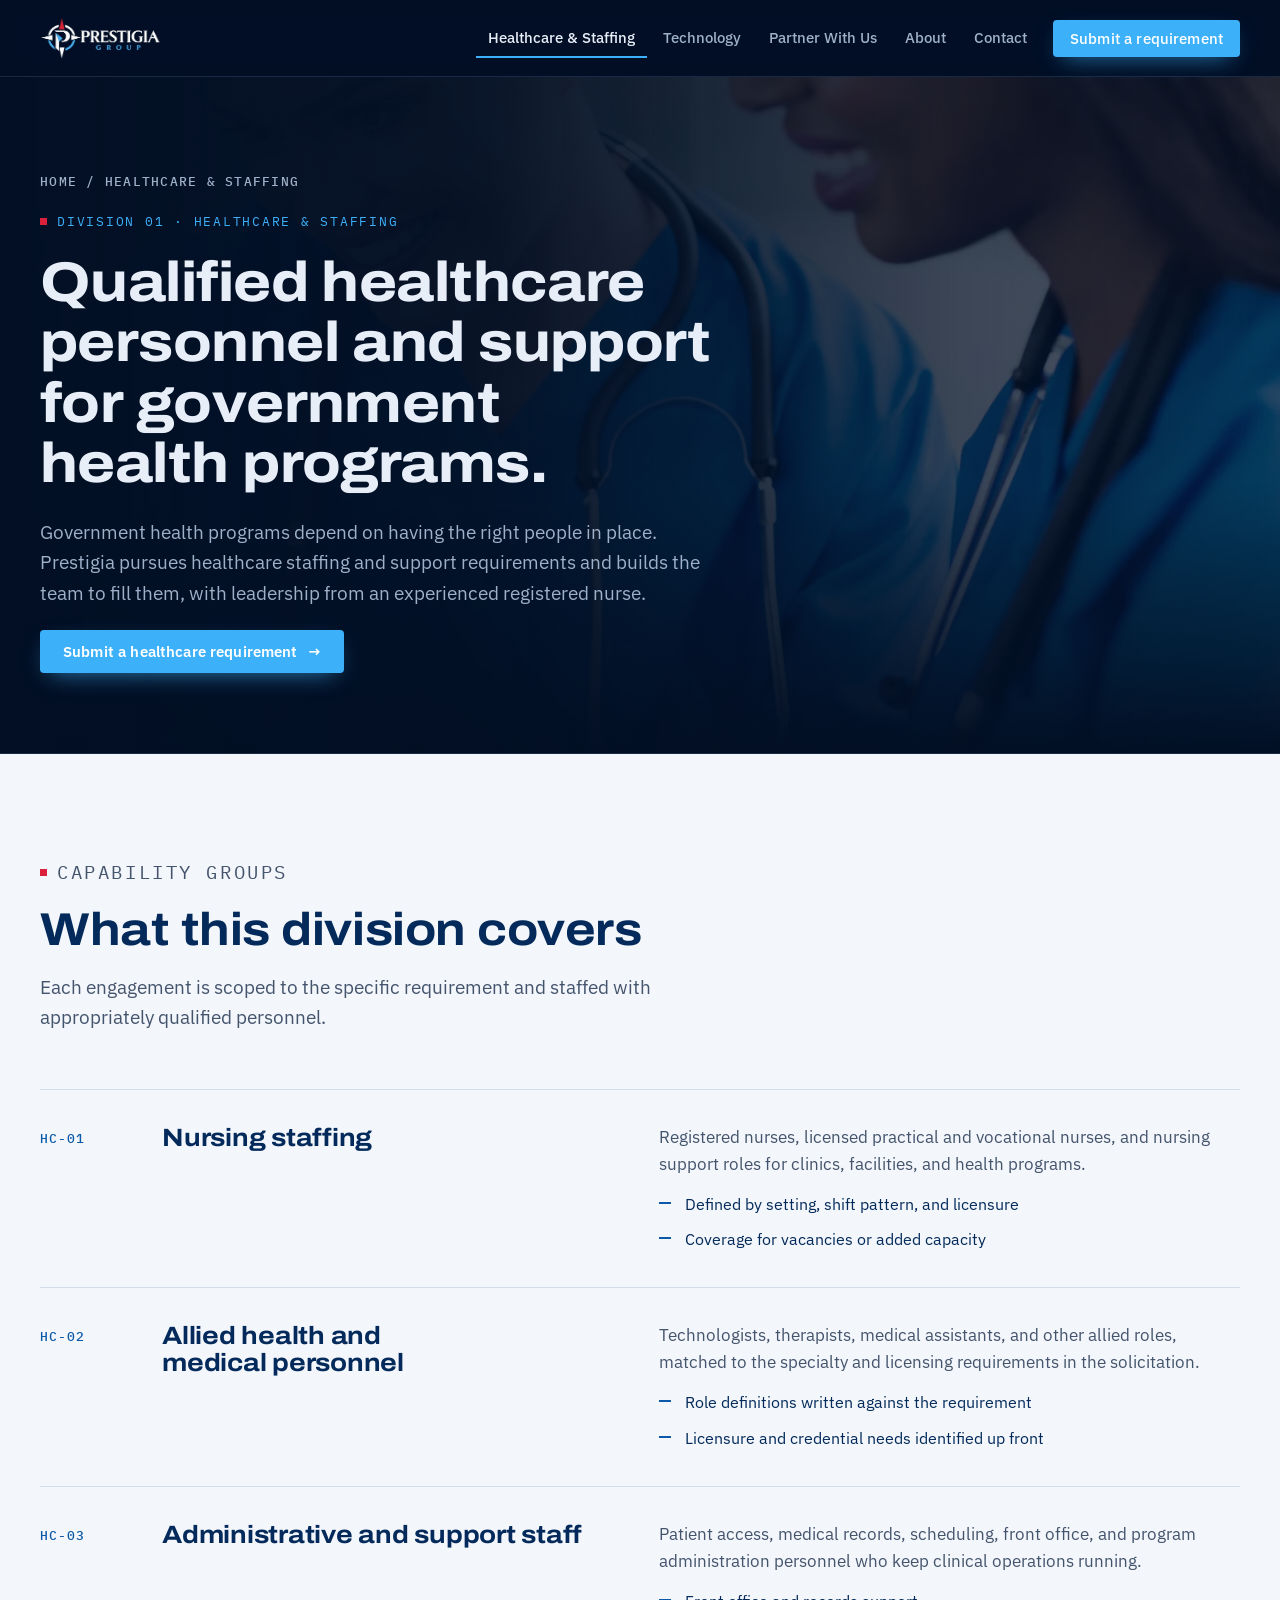
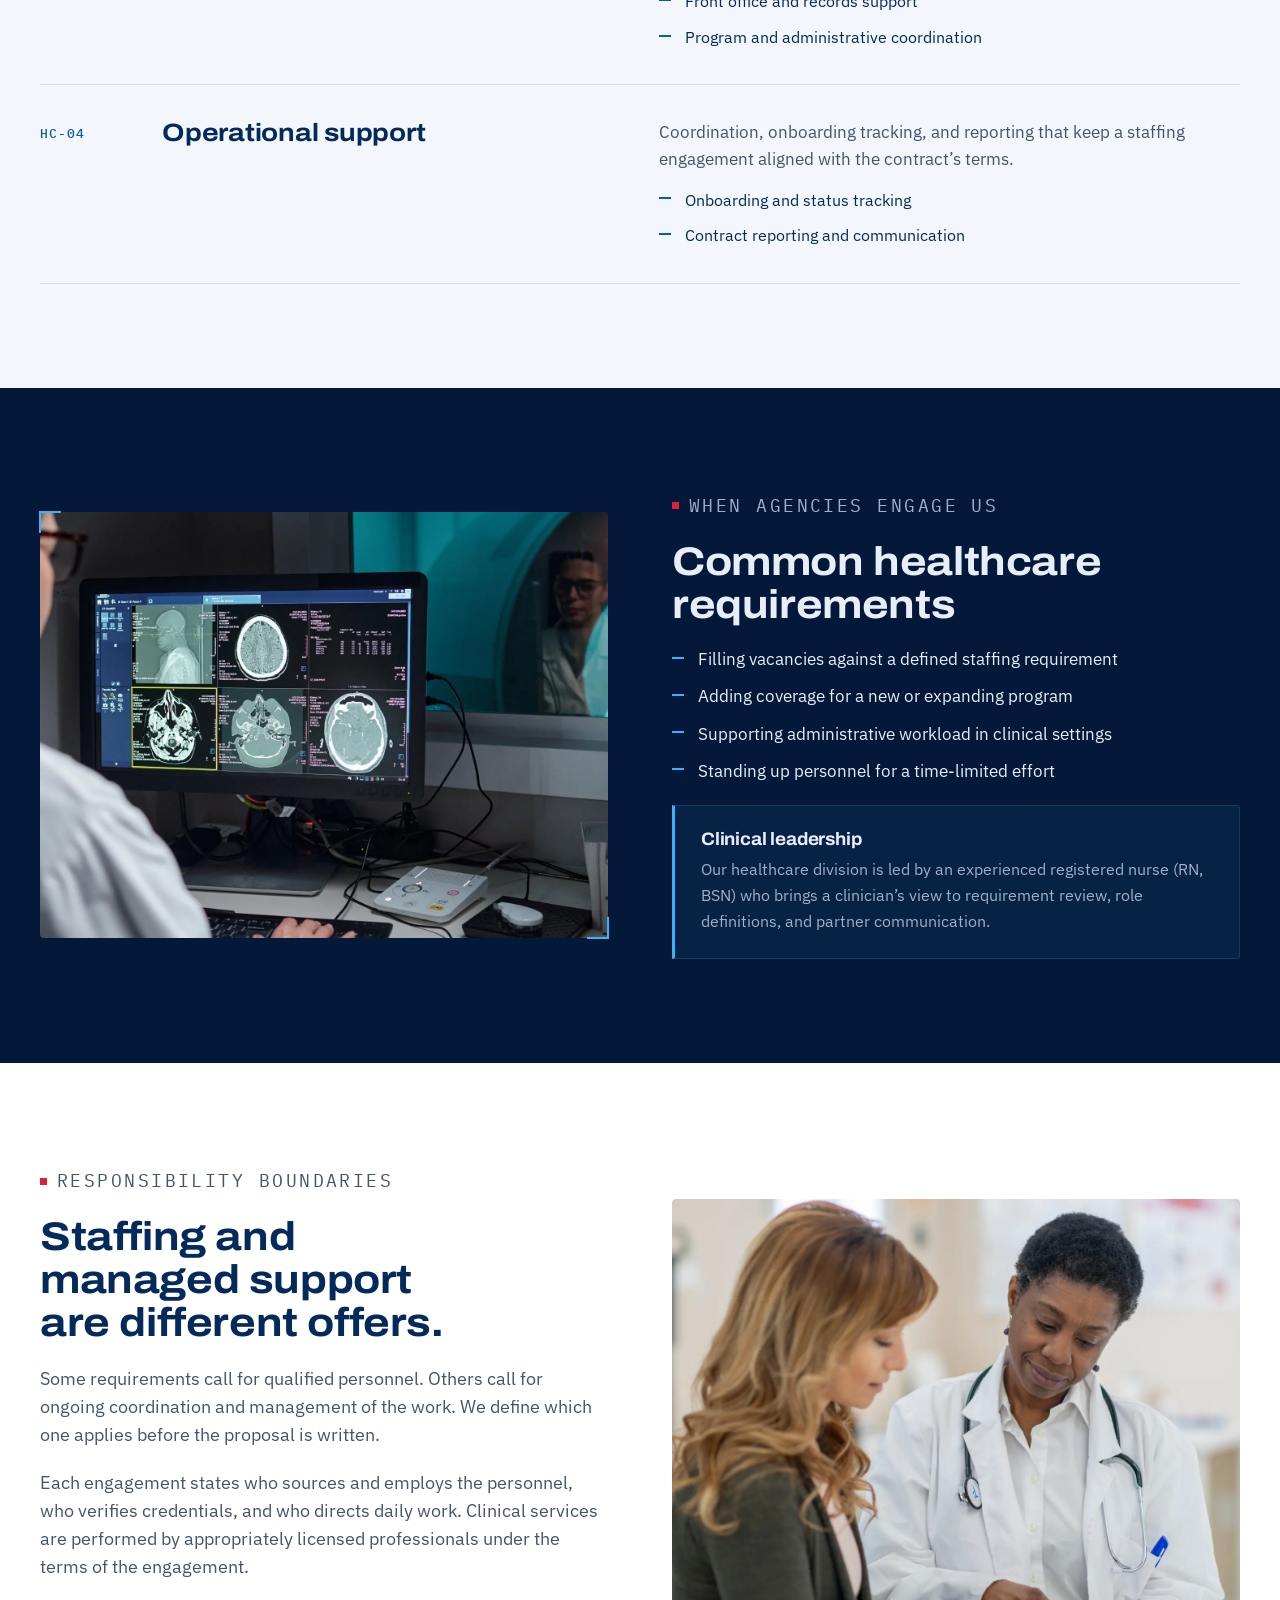
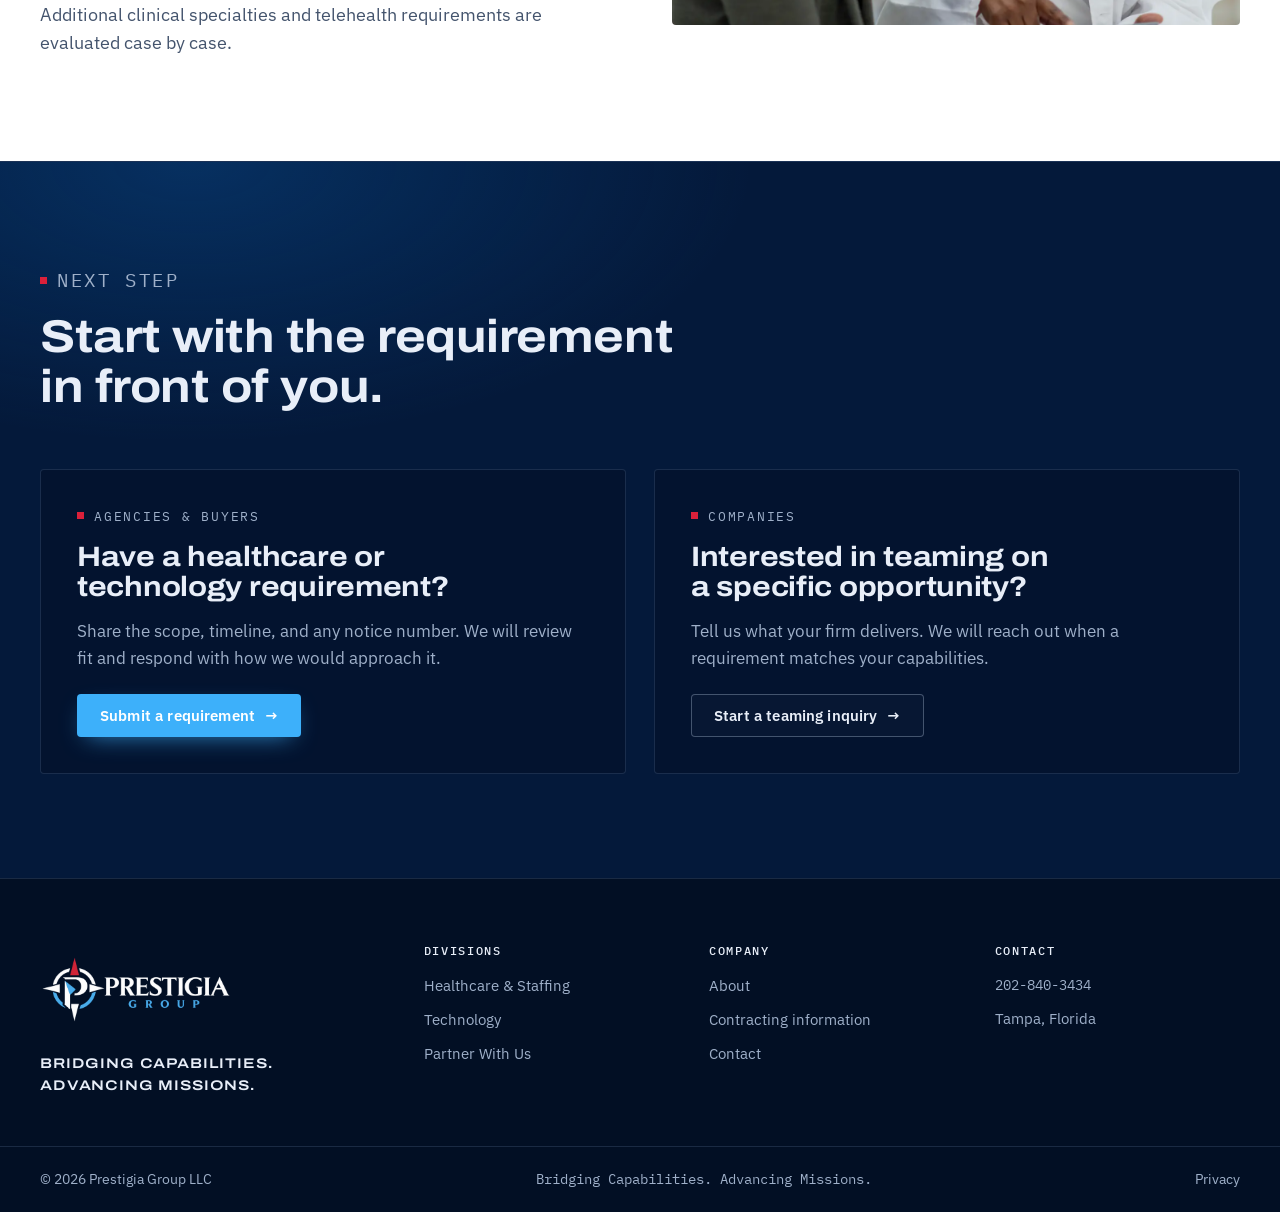
<file: healthcare.html>
<!doctype html>
<html lang="en">
<head>
<meta charset="utf-8">
<meta name="viewport" content="width=device-width, initial-scale=1, viewport-fit=cover">
<title>Healthcare &amp; Staffing | Prestigia Group</title>
<meta name="description" content="Nursing, allied health, medical, and administrative personnel and operational support for government health programs.">
<meta name="claude:viewport-fit-sides" content="cover">
<meta property="og:title" content="Healthcare &amp; Staffing | Prestigia Group">
<meta property="og:description" content="Nursing, allied health, medical, and administrative personnel and operational support for government health programs.">
<meta property="og:type" content="website">
<meta property="og:url" content="https://prestigiagroup.com/healthcare">
<meta property="og:image" content="https://prestigiagroup.com/assets/brand/og.png">
<meta name="theme-color" content="#020f24">
<link rel="icon" href="/assets/brand/favicon.png" type="image/png">
<link rel="apple-touch-icon" href="/assets/brand/apple-touch-icon.png">
<link rel="preconnect" href="https://fonts.googleapis.com"><link rel="preconnect" href="https://fonts.gstatic.com" crossorigin><link rel="stylesheet" href="https://fonts.googleapis.com/css2?family=Archivo:wdth,wght@100..125,500..800&family=IBM+Plex+Mono:wght@400;500&family=IBM+Plex+Sans:wght@400;500;600&display=swap">
<link rel="stylesheet" href="/assets/site.css">
<script src="/assets/site-config.js"></script>

</head>
<body>
<a class="skip" href="#main">Skip to main content</a>
<header class="site-header">
  <div class="wrap nav">
    <a class="brand" href="/" aria-label="Prestigia Group home"><img src="/assets/brand/lockup-dark.png" alt="Prestigia Group" width="560" height="270"></a>
    <button class="menu-btn" type="button" aria-expanded="false" aria-controls="nav-links"><svg width="16" height="12" viewBox="0 0 16 12" aria-hidden="true"><path d="M0 1h16M0 6h16M0 11h16" stroke="currentColor" stroke-width="1.6"/></svg><span>MENU</span></button>
    <ul class="nav-links" id="nav-links"><li><a href="/healthcare" aria-current="page">Healthcare &amp; Staffing</a></li><li><a href="/technology">Technology</a></li><li><a href="/partner">Partner With Us</a></li><li><a href="/about">About</a></li><li><a href="/contact">Contact</a></li>
      <li class="nav-cta"><a class="btn btn-primary btn-sm" href="/contact">Submit a requirement</a></li>
    </ul>
  </div>
</header>
<main id="main">
<section class="page-hero">
  <div class="ph-img"><img src="/assets/img/nurses.webp" alt="" width="1400" height="1400"></div>
  <div class="wrap">
    <p class="crumbs"><a href="/">Home</a> / Healthcare &amp; Staffing</p>
    <p class="eyebrow">Division 01 &middot; Healthcare &amp; Staffing</p>
    <h1>Qualified healthcare personnel and support for government health programs.</h1>
    <p class="lede">Government health programs depend on having the right people in place. Prestigia pursues healthcare staffing and support requirements and builds the team to fill them, with leadership from an experienced registered nurse.</p>
    <div class="cta-row"><a class="btn btn-primary" href="/contact">Submit a healthcare requirement <span class="arr" aria-hidden="true">&rarr;</span></a></div>
  </div>
</section>

<section class="band light">
  <div class="wrap">
    <div class="section-head"><p class="eyebrow">Capability groups</p><h2>What this division covers</h2>
      <p>Each engagement is scoped to the specific requirement and staffed with appropriately qualified personnel.</p></div>
    <div class="caps"><div class="cap"><span class="code">HC-01</span><div><h3>Nursing staffing</h3></div><div><p>Registered nurses, licensed practical and vocational nurses, and nursing support roles for clinics, facilities, and health programs.</p><ul class="ticks"><li>Defined by setting, shift pattern, and licensure</li><li>Coverage for vacancies or added capacity</li></ul></div></div><div class="cap"><span class="code">HC-02</span><div><h3>Allied health and medical personnel</h3></div><div><p>Technologists, therapists, medical assistants, and other allied roles, matched to the specialty and licensing requirements in the solicitation.</p><ul class="ticks"><li>Role definitions written against the requirement</li><li>Licensure and credential needs identified up front</li></ul></div></div><div class="cap"><span class="code">HC-03</span><div><h3>Administrative and support staff</h3></div><div><p>Patient access, medical records, scheduling, front office, and program administration personnel who keep clinical operations running.</p><ul class="ticks"><li>Front office and records support</li><li>Program and administrative coordination</li></ul></div></div><div class="cap"><span class="code">HC-04</span><div><h3>Operational support</h3></div><div><p>Coordination, onboarding tracking, and reporting that keep a staffing engagement aligned with the contract&rsquo;s terms.</p><ul class="ticks"><li>Onboarding and status tracking</li><li>Contract reporting and communication</li></ul></div></div></div>
  </div>
</section>

<section class="band dark">
  <div class="wrap split">
    <div class="media-frame hud"><img src="/assets/img/radiology.webp" alt="Clinician reviewing diagnostic images on a workstation" width="1400" height="1400" loading="lazy"></div>
    <div class="text">
      <p class="eyebrow">When agencies engage us</p>
      <h2>Common healthcare requirements</h2>
      <ul class="ticks">
        <li>Filling vacancies against a defined staffing requirement</li>
        <li>Adding coverage for a new or expanding program</li>
        <li>Supporting administrative workload in clinical settings</li>
        <li>Standing up personnel for a time-limited effort</li>
      </ul>
      <div class="callout"><h3>Clinical leadership</h3><p>Our healthcare division is led by an experienced registered nurse (RN, BSN) who brings a clinician&rsquo;s view to requirement review, role definitions, and partner communication.</p></div>
    </div>
  </div>
</section>

<section class="band white">
  <div class="wrap split rev">
    <div class="media-frame"><img src="/assets/img/clinician-consult.webp" alt="Physician reviewing a tablet with a patient" width="1400" height="1400" loading="lazy"></div>
    <div class="text">
      <p class="eyebrow">Responsibility boundaries</p>
      <h2>Staffing and managed support are different offers.</h2>
      <p>Some requirements call for qualified personnel. Others call for ongoing coordination and management of the work. We define which one applies before the proposal is written.</p>
      <p>Each engagement states who sources and employs the personnel, who verifies credentials, and who directs daily work. Clinical services are performed by appropriately licensed professionals under the terms of the engagement.</p>
      <p>Additional clinical specialties and telehealth requirements are evaluated case by case.</p>
    </div>
  </div>
</section>

<section class="band cta-band">
  <div class="wrap">
    <div class="section-head"><p class="eyebrow">Next step</p><h2>Start with the requirement in front of you.</h2></div>
    <div class="cta-pair">
      <div class="cta-card">
        <p class="eyebrow">Agencies &amp; buyers</p>
        <h3>Have a healthcare or technology requirement?</h3>
        <p>Share the scope, timeline, and any notice number. We will review fit and respond with how we would approach it.</p>
        <a class="btn btn-primary" href="/contact">Submit a requirement <span class="arr" aria-hidden="true">&rarr;</span></a>
      </div>
      <div class="cta-card">
        <p class="eyebrow">Companies</p>
        <h3>Interested in teaming on a specific opportunity?</h3>
        <p>Tell us what your firm delivers. We will reach out when a requirement matches your capabilities.</p>
        <a class="btn btn-ghost" href="/contact#partner">Start a teaming inquiry <span class="arr" aria-hidden="true">&rarr;</span></a>
      </div>
    </div>
  </div>
</section>
</main>
<footer class="site-footer">
  <div class="wrap foot-grid">
    <div class="foot-brand">
      <img src="/assets/brand/lockup-dark.png" alt="Prestigia Group" width="560" height="270" loading="lazy">
      <p class="s">Bridging Capabilities. Advancing Missions.</p>
    </div>
    <div class="foot-col"><h4>Divisions</h4><ul>
      <li><a href="/healthcare">Healthcare &amp; Staffing</a></li>
      <li><a href="/technology">Technology</a></li>
      <li><a href="/partner">Partner With Us</a></li></ul></div>
    <div class="foot-col"><h4>Company</h4><ul>
      <li><a href="/about">About</a></li>
      <li><a href="/about#contracting">Contracting information</a></li>
      <li><a href="/contact">Contact</a></li></ul></div>
    <div class="foot-col"><h4>Contact</h4><ul>
      <li class="m">202-840-3434</li>
      <li class="m" data-site="email" hidden></li>
      <li>Tampa, Florida</li></ul></div>
  </div>
  <div class="foot-base"><div class="wrap">
    <span>&copy; <span data-year>2026</span> Prestigia Group LLC</span>
    <span class="mono"><span data-site-hide="uei">Bridging Capabilities. Advancing Missions.</span><span data-site-wrap="uei" hidden>UEI <span data-site="uei"></span> &middot; CAGE <span data-site="cage"></span></span></span>
    <a href="/privacy">Privacy</a>
  </div></div>
</footer>
<script src="/assets/site.js"></script>
</body>
</html>
</file>
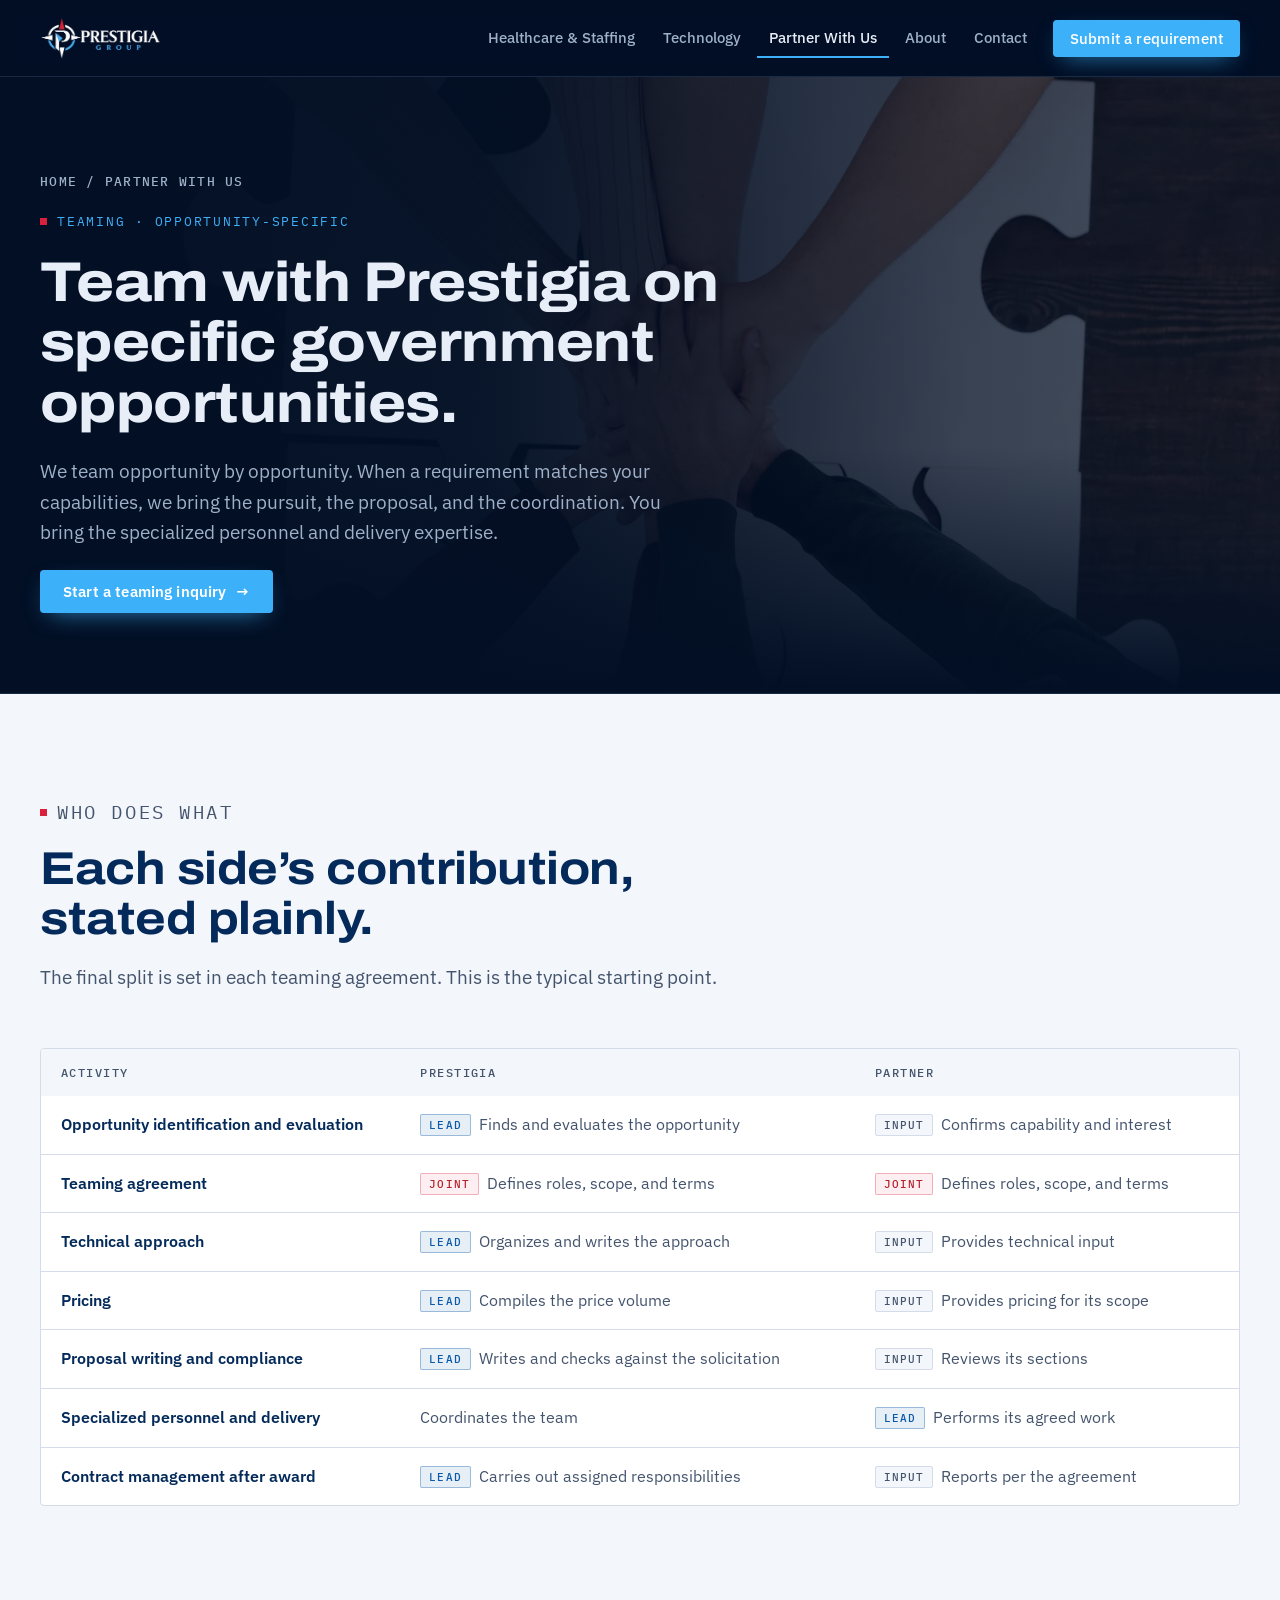
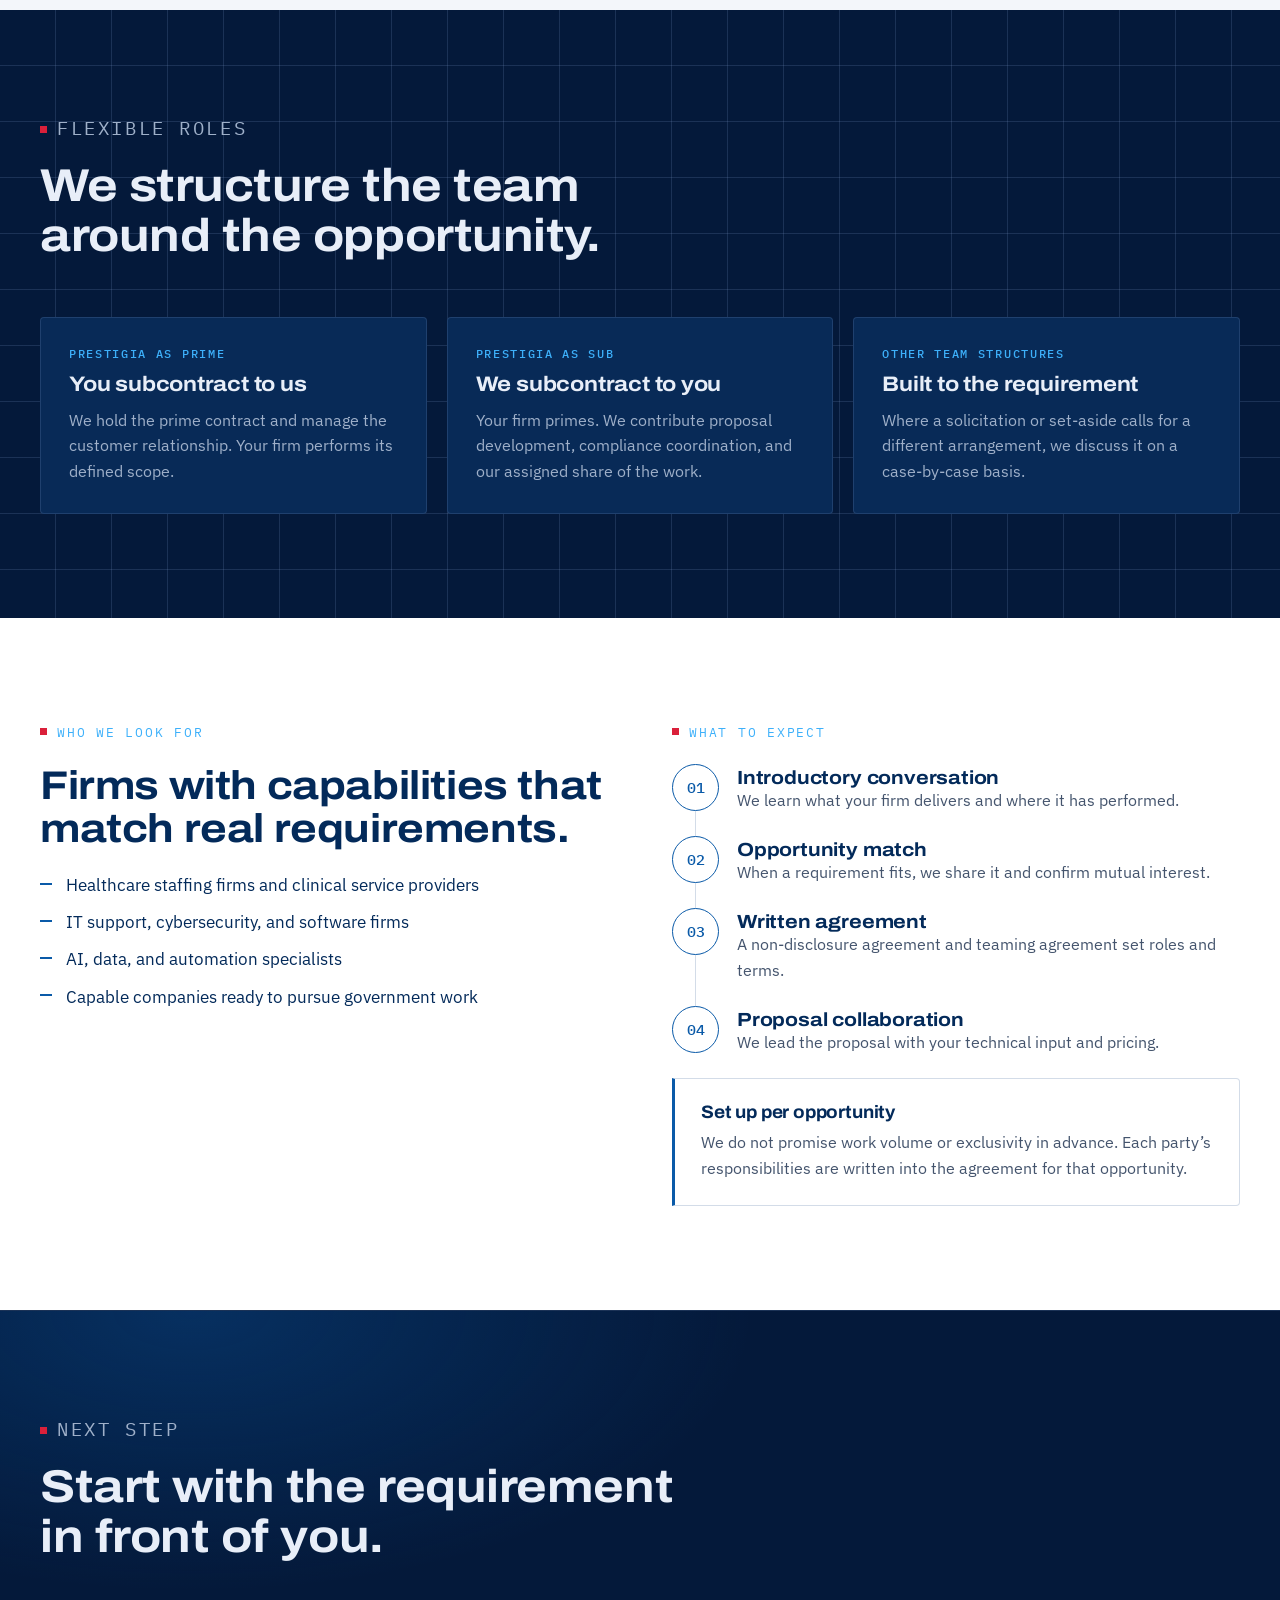
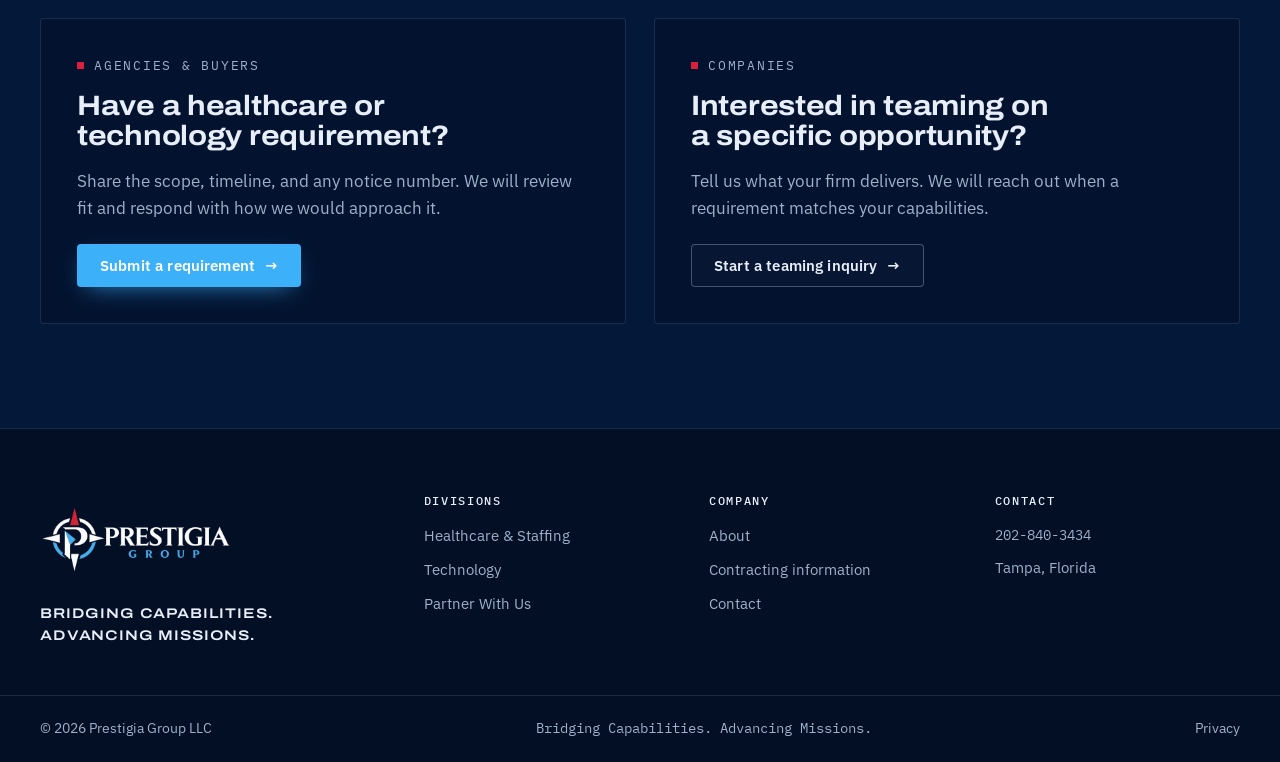
<file: partner.html>
<!doctype html>
<html lang="en">
<head>
<meta charset="utf-8">
<meta name="viewport" content="width=device-width, initial-scale=1, viewport-fit=cover">
<title>Partner With Us | Prestigia Group</title>
<meta name="description" content="Opportunity-specific teaming with Prestigia Group: prime, subcontract, or team on government healthcare and technology requirements.">
<meta name="claude:viewport-fit-sides" content="cover">
<meta property="og:title" content="Partner With Us | Prestigia Group">
<meta property="og:description" content="Opportunity-specific teaming with Prestigia Group: prime, subcontract, or team on government healthcare and technology requirements.">
<meta property="og:type" content="website">
<meta property="og:url" content="https://prestigiagroup.com/partner">
<meta property="og:image" content="https://prestigiagroup.com/assets/brand/og.png">
<meta name="theme-color" content="#020f24">
<link rel="icon" href="/assets/brand/favicon.png" type="image/png">
<link rel="apple-touch-icon" href="/assets/brand/apple-touch-icon.png">
<link rel="preconnect" href="https://fonts.googleapis.com"><link rel="preconnect" href="https://fonts.gstatic.com" crossorigin><link rel="stylesheet" href="https://fonts.googleapis.com/css2?family=Archivo:wdth,wght@100..125,500..800&family=IBM+Plex+Mono:wght@400;500&family=IBM+Plex+Sans:wght@400;500;600&display=swap">
<link rel="stylesheet" href="/assets/site.css">
<script src="/assets/site-config.js"></script>

</head>
<body>
<a class="skip" href="#main">Skip to main content</a>
<header class="site-header">
  <div class="wrap nav">
    <a class="brand" href="/" aria-label="Prestigia Group home"><img src="/assets/brand/lockup-dark.png" alt="Prestigia Group" width="560" height="270"></a>
    <button class="menu-btn" type="button" aria-expanded="false" aria-controls="nav-links"><svg width="16" height="12" viewBox="0 0 16 12" aria-hidden="true"><path d="M0 1h16M0 6h16M0 11h16" stroke="currentColor" stroke-width="1.6"/></svg><span>MENU</span></button>
    <ul class="nav-links" id="nav-links"><li><a href="/healthcare">Healthcare &amp; Staffing</a></li><li><a href="/technology">Technology</a></li><li><a href="/partner" aria-current="page">Partner With Us</a></li><li><a href="/about">About</a></li><li><a href="/contact">Contact</a></li>
      <li class="nav-cta"><a class="btn btn-primary btn-sm" href="/contact">Submit a requirement</a></li>
    </ul>
  </div>
</header>
<main id="main">
<section class="page-hero">
  <div class="ph-img"><img src="/assets/img/teaming.webp" alt="" width="1400" height="1400"></div>
  <div class="wrap">
    <p class="crumbs"><a href="/">Home</a> / Partner With Us</p>
    <p class="eyebrow">Teaming &middot; Opportunity-specific</p>
    <h1>Team with Prestigia on specific government opportunities.</h1>
    <p class="lede">We team opportunity by opportunity. When a requirement matches your capabilities, we bring the pursuit, the proposal, and the coordination. You bring the specialized personnel and delivery expertise.</p>
    <div class="cta-row"><a class="btn btn-primary" href="/contact#partner">Start a teaming inquiry <span class="arr" aria-hidden="true">&rarr;</span></a></div>
  </div>
</section>

<section class="band light">
  <div class="wrap">
    <div class="section-head"><p class="eyebrow">Who does what</p><h2>Each side&rsquo;s contribution, stated plainly.</h2>
      <p>The final split is set in each teaming agreement. This is the typical starting point.</p></div>
    <div class="table-scroll">
      <table class="matrix">
        <thead><tr><th scope="col">Activity</th><th scope="col">Prestigia</th><th scope="col">Partner</th></tr></thead>
        <tbody><tr><th scope="row">Opportunity identification and evaluation</th><td data-label="Prestigia"><span class="pill lead">Lead</span>Finds and evaluates the opportunity</td><td data-label="Partner"><span class="pill input">Input</span>Confirms capability and interest</td></tr><tr><th scope="row">Teaming agreement</th><td data-label="Prestigia"><span class="pill joint">Joint</span>Defines roles, scope, and terms</td><td data-label="Partner"><span class="pill joint">Joint</span>Defines roles, scope, and terms</td></tr><tr><th scope="row">Technical approach</th><td data-label="Prestigia"><span class="pill lead">Lead</span>Organizes and writes the approach</td><td data-label="Partner"><span class="pill input">Input</span>Provides technical input</td></tr><tr><th scope="row">Pricing</th><td data-label="Prestigia"><span class="pill lead">Lead</span>Compiles the price volume</td><td data-label="Partner"><span class="pill input">Input</span>Provides pricing for its scope</td></tr><tr><th scope="row">Proposal writing and compliance</th><td data-label="Prestigia"><span class="pill lead">Lead</span>Writes and checks against the solicitation</td><td data-label="Partner"><span class="pill input">Input</span>Reviews its sections</td></tr><tr><th scope="row">Specialized personnel and delivery</th><td data-label="Prestigia">Coordinates the team</td><td data-label="Partner"><span class="pill lead">Lead</span>Performs its agreed work</td></tr><tr><th scope="row">Contract management after award</th><td data-label="Prestigia"><span class="pill lead">Lead</span>Carries out assigned responsibilities</td><td data-label="Partner"><span class="pill input">Input</span>Reports per the agreement</td></tr></tbody>
      </table>
    </div>
  </div>
</section>

<section class="band dark grid-bg">
  <div class="wrap">
    <div class="section-head"><p class="eyebrow">Flexible roles</p><h2>We structure the team around the opportunity.</h2></div>
    <div class="roles">
      <div class="role-card"><span class="k">Prestigia as prime</span><h3>You subcontract to us</h3><p>We hold the prime contract and manage the customer relationship. Your firm performs its defined scope.</p></div>
      <div class="role-card"><span class="k">Prestigia as sub</span><h3>We subcontract to you</h3><p>Your firm primes. We contribute proposal development, compliance coordination, and our assigned share of the work.</p></div>
      <div class="role-card"><span class="k">Other team structures</span><h3>Built to the requirement</h3><p>Where a solicitation or set-aside calls for a different arrangement, we discuss it on a case-by-case basis.</p></div>
    </div>
  </div>
</section>

<section class="band white">
  <div class="wrap two-col">
    <div class="stack">
      <p class="eyebrow">Who we look for</p>
      <h2 class="h2-md">Firms with capabilities that match real requirements.</h2>
      <ul class="ticks">
        <li>Healthcare staffing firms and clinical service providers</li>
        <li>IT support, cybersecurity, and software firms</li>
        <li>AI, data, and automation specialists</li>
        <li>Capable companies ready to pursue government work</li>
      </ul>
    </div>
    <div class="stack">
      <p class="eyebrow">What to expect</p>
      <ol class="steps-v"><li><span class="num">01</span><div><h3>Introductory conversation</h3><p>We learn what your firm delivers and where it has performed.</p></div></li><li><span class="num">02</span><div><h3>Opportunity match</h3><p>When a requirement fits, we share it and confirm mutual interest.</p></div></li><li><span class="num">03</span><div><h3>Written agreement</h3><p>A non-disclosure agreement and teaming agreement set roles and terms.</p></div></li><li><span class="num">04</span><div><h3>Proposal collaboration</h3><p>We lead the proposal with your technical input and pricing.</p></div></li></ol>
      <div class="callout"><h3>Set up per opportunity</h3><p>We do not promise work volume or exclusivity in advance. Each party&rsquo;s responsibilities are written into the agreement for that opportunity.</p></div>
    </div>
  </div>
</section>

<section class="band cta-band">
  <div class="wrap">
    <div class="section-head"><p class="eyebrow">Next step</p><h2>Start with the requirement in front of you.</h2></div>
    <div class="cta-pair">
      <div class="cta-card">
        <p class="eyebrow">Agencies &amp; buyers</p>
        <h3>Have a healthcare or technology requirement?</h3>
        <p>Share the scope, timeline, and any notice number. We will review fit and respond with how we would approach it.</p>
        <a class="btn btn-primary" href="/contact">Submit a requirement <span class="arr" aria-hidden="true">&rarr;</span></a>
      </div>
      <div class="cta-card">
        <p class="eyebrow">Companies</p>
        <h3>Interested in teaming on a specific opportunity?</h3>
        <p>Tell us what your firm delivers. We will reach out when a requirement matches your capabilities.</p>
        <a class="btn btn-ghost" href="/contact#partner">Start a teaming inquiry <span class="arr" aria-hidden="true">&rarr;</span></a>
      </div>
    </div>
  </div>
</section>
</main>
<footer class="site-footer">
  <div class="wrap foot-grid">
    <div class="foot-brand">
      <img src="/assets/brand/lockup-dark.png" alt="Prestigia Group" width="560" height="270" loading="lazy">
      <p class="s">Bridging Capabilities. Advancing Missions.</p>
    </div>
    <div class="foot-col"><h4>Divisions</h4><ul>
      <li><a href="/healthcare">Healthcare &amp; Staffing</a></li>
      <li><a href="/technology">Technology</a></li>
      <li><a href="/partner">Partner With Us</a></li></ul></div>
    <div class="foot-col"><h4>Company</h4><ul>
      <li><a href="/about">About</a></li>
      <li><a href="/about#contracting">Contracting information</a></li>
      <li><a href="/contact">Contact</a></li></ul></div>
    <div class="foot-col"><h4>Contact</h4><ul>
      <li class="m">202-840-3434</li>
      <li class="m" data-site="email" hidden></li>
      <li>Tampa, Florida</li></ul></div>
  </div>
  <div class="foot-base"><div class="wrap">
    <span>&copy; <span data-year>2026</span> Prestigia Group LLC</span>
    <span class="mono"><span data-site-hide="uei">Bridging Capabilities. Advancing Missions.</span><span data-site-wrap="uei" hidden>UEI <span data-site="uei"></span> &middot; CAGE <span data-site="cage"></span></span></span>
    <a href="/privacy">Privacy</a>
  </div></div>
</footer>
<script src="/assets/site.js"></script>
</body>
</html>
</file>
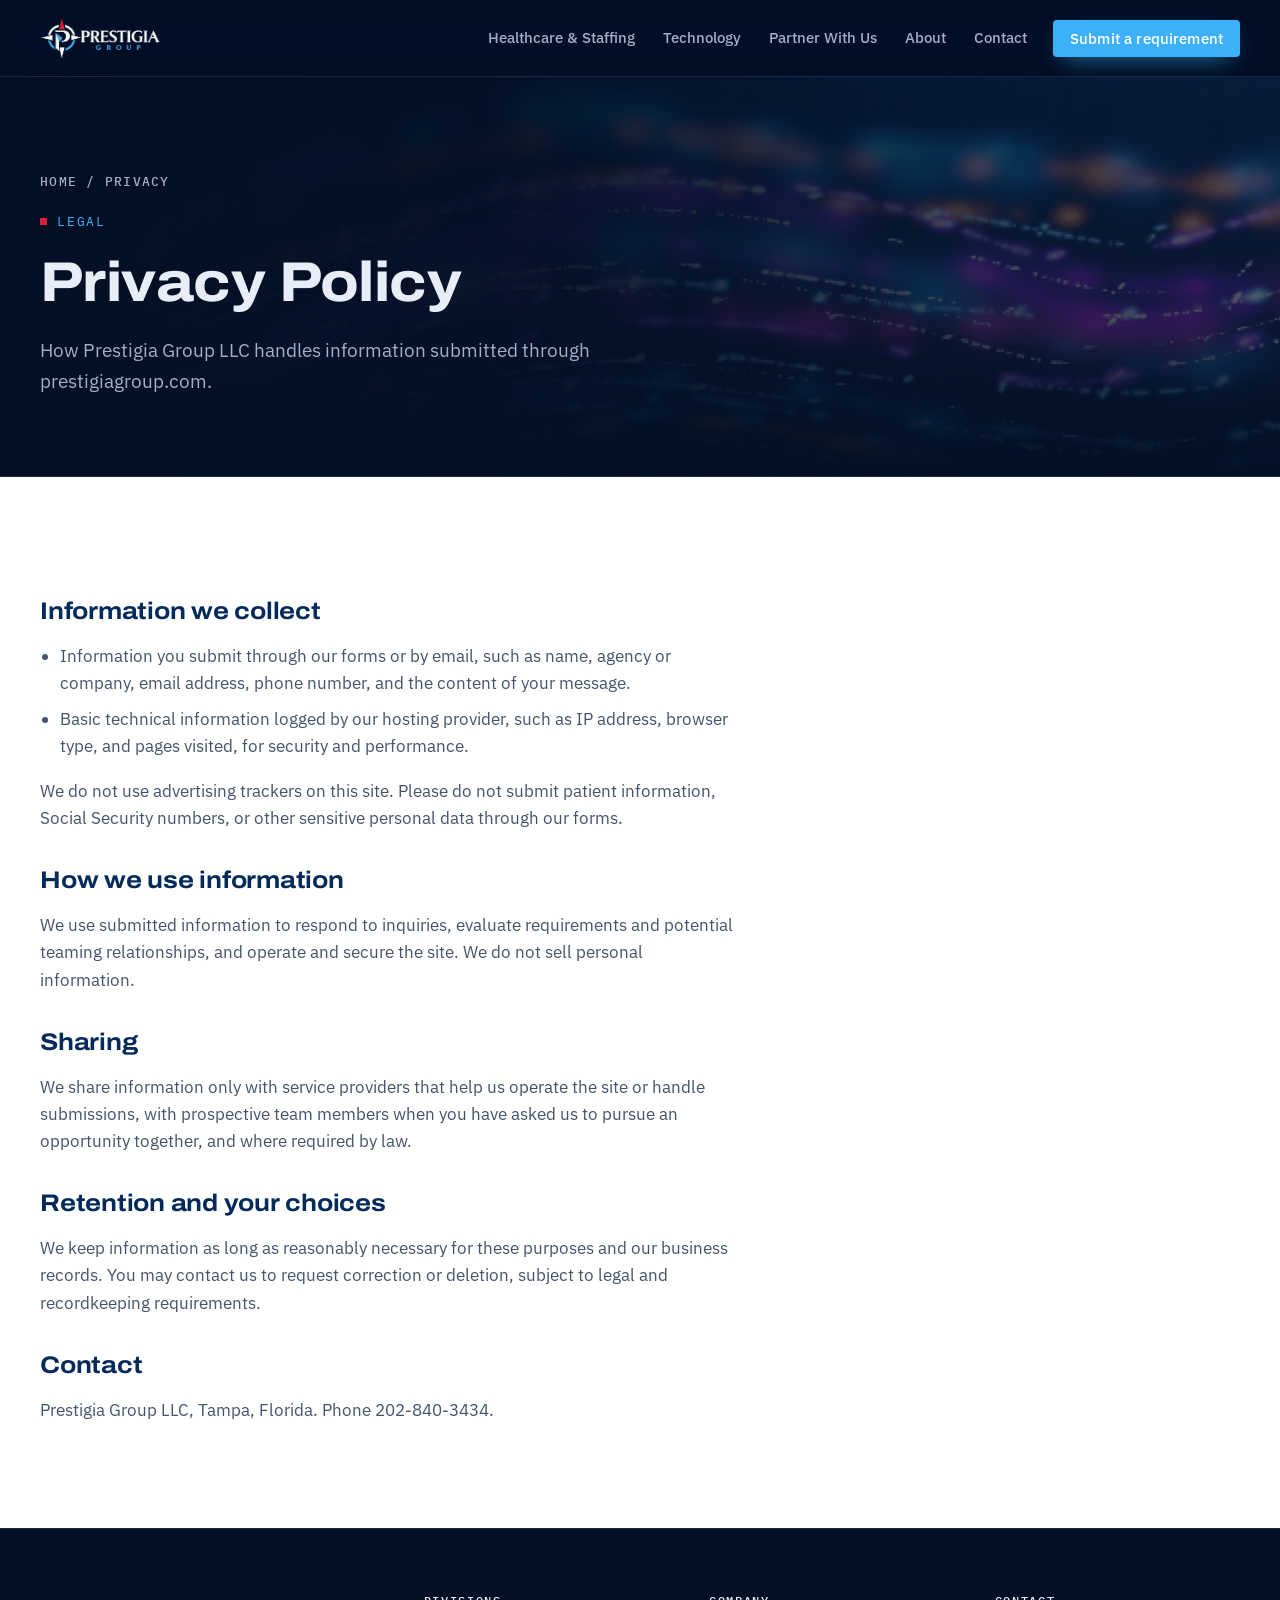
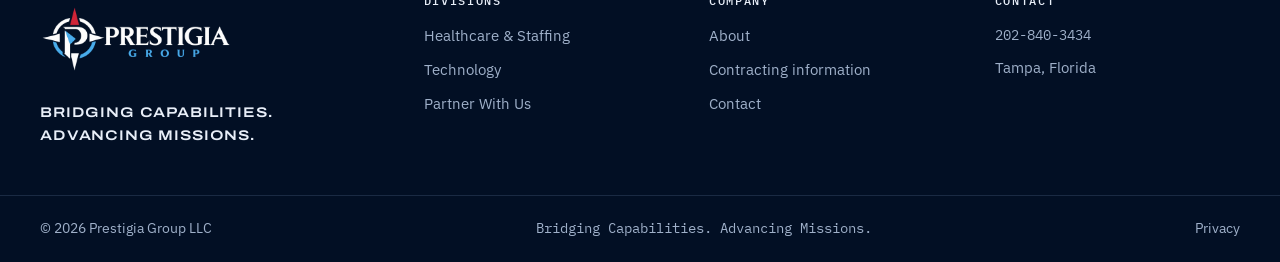
<file: privacy.html>
<!doctype html>
<html lang="en">
<head>
<meta charset="utf-8">
<meta name="viewport" content="width=device-width, initial-scale=1, viewport-fit=cover">
<title>Privacy Policy | Prestigia Group</title>
<meta name="description" content="Privacy policy for prestigiagroup.com.">
<meta name="claude:viewport-fit-sides" content="cover">
<meta property="og:title" content="Privacy Policy | Prestigia Group">
<meta property="og:description" content="Privacy policy for prestigiagroup.com.">
<meta property="og:type" content="website">
<meta property="og:url" content="https://prestigiagroup.com/privacy">
<meta property="og:image" content="https://prestigiagroup.com/assets/brand/og.png">
<meta name="theme-color" content="#020f24">
<link rel="icon" href="/assets/brand/favicon.png" type="image/png">
<link rel="apple-touch-icon" href="/assets/brand/apple-touch-icon.png">
<link rel="preconnect" href="https://fonts.googleapis.com"><link rel="preconnect" href="https://fonts.gstatic.com" crossorigin><link rel="stylesheet" href="https://fonts.googleapis.com/css2?family=Archivo:wdth,wght@100..125,500..800&family=IBM+Plex+Mono:wght@400;500&family=IBM+Plex+Sans:wght@400;500;600&display=swap">
<link rel="stylesheet" href="/assets/site.css">
<script src="/assets/site-config.js"></script>

</head>
<body>
<a class="skip" href="#main">Skip to main content</a>
<header class="site-header">
  <div class="wrap nav">
    <a class="brand" href="/" aria-label="Prestigia Group home"><img src="/assets/brand/lockup-dark.png" alt="Prestigia Group" width="560" height="270"></a>
    <button class="menu-btn" type="button" aria-expanded="false" aria-controls="nav-links"><svg width="16" height="12" viewBox="0 0 16 12" aria-hidden="true"><path d="M0 1h16M0 6h16M0 11h16" stroke="currentColor" stroke-width="1.6"/></svg><span>MENU</span></button>
    <ul class="nav-links" id="nav-links"><li><a href="/healthcare">Healthcare &amp; Staffing</a></li><li><a href="/technology">Technology</a></li><li><a href="/partner">Partner With Us</a></li><li><a href="/about">About</a></li><li><a href="/contact">Contact</a></li>
      <li class="nav-cta"><a class="btn btn-primary btn-sm" href="/contact">Submit a requirement</a></li>
    </ul>
  </div>
</header>
<main id="main">
<section class="page-hero">
  <div class="ph-img"><img src="/assets/img/data-stream.webp" alt="" width="1400" height="1400"></div>
  <div class="wrap">
    <p class="crumbs"><a href="/">Home</a> / Privacy</p>
    <p class="eyebrow">Legal</p>
    <h1>Privacy Policy</h1>
    <p class="lede">How Prestigia Group LLC handles information submitted through prestigiagroup.com.</p>
    
  </div>
</section>
<section class="band white">
  <div class="wrap"><div class="prose">
    <h2>Information we collect</h2>
    <ul>
      <li>Information you submit through our forms or by email, such as name, agency or company, email address, phone number, and the content of your message.</li>
      <li>Basic technical information logged by our hosting provider, such as IP address, browser type, and pages visited, for security and performance.</li>
    </ul>
    <p>We do not use advertising trackers on this site. Please do not submit patient information, Social Security numbers, or other sensitive personal data through our forms.</p>
    <h2>How we use information</h2>
    <p>We use submitted information to respond to inquiries, evaluate requirements and potential teaming relationships, and operate and secure the site. We do not sell personal information.</p>
    <h2>Sharing</h2>
    <p>We share information only with service providers that help us operate the site or handle submissions, with prospective team members when you have asked us to pursue an opportunity together, and where required by law.</p>
    <h2>Retention and your choices</h2>
    <p>We keep information as long as reasonably necessary for these purposes and our business records. You may contact us to request correction or deletion, subject to legal and recordkeeping requirements.</p>
    <h2>Contact</h2>
    <p>Prestigia Group LLC, Tampa, Florida. Phone 202-840-3434.<span data-site-wrap="email" hidden> Email <span data-site="email"></span>.</span></p>
  </div></div>
</section>
</main>
<footer class="site-footer">
  <div class="wrap foot-grid">
    <div class="foot-brand">
      <img src="/assets/brand/lockup-dark.png" alt="Prestigia Group" width="560" height="270" loading="lazy">
      <p class="s">Bridging Capabilities. Advancing Missions.</p>
    </div>
    <div class="foot-col"><h4>Divisions</h4><ul>
      <li><a href="/healthcare">Healthcare &amp; Staffing</a></li>
      <li><a href="/technology">Technology</a></li>
      <li><a href="/partner">Partner With Us</a></li></ul></div>
    <div class="foot-col"><h4>Company</h4><ul>
      <li><a href="/about">About</a></li>
      <li><a href="/about#contracting">Contracting information</a></li>
      <li><a href="/contact">Contact</a></li></ul></div>
    <div class="foot-col"><h4>Contact</h4><ul>
      <li class="m">202-840-3434</li>
      <li class="m" data-site="email" hidden></li>
      <li>Tampa, Florida</li></ul></div>
  </div>
  <div class="foot-base"><div class="wrap">
    <span>&copy; <span data-year>2026</span> Prestigia Group LLC</span>
    <span class="mono"><span data-site-hide="uei">Bridging Capabilities. Advancing Missions.</span><span data-site-wrap="uei" hidden>UEI <span data-site="uei"></span> &middot; CAGE <span data-site="cage"></span></span></span>
    <a href="/privacy">Privacy</a>
  </div></div>
</footer>
<script src="/assets/site.js"></script>
</body>
</html>
</file>
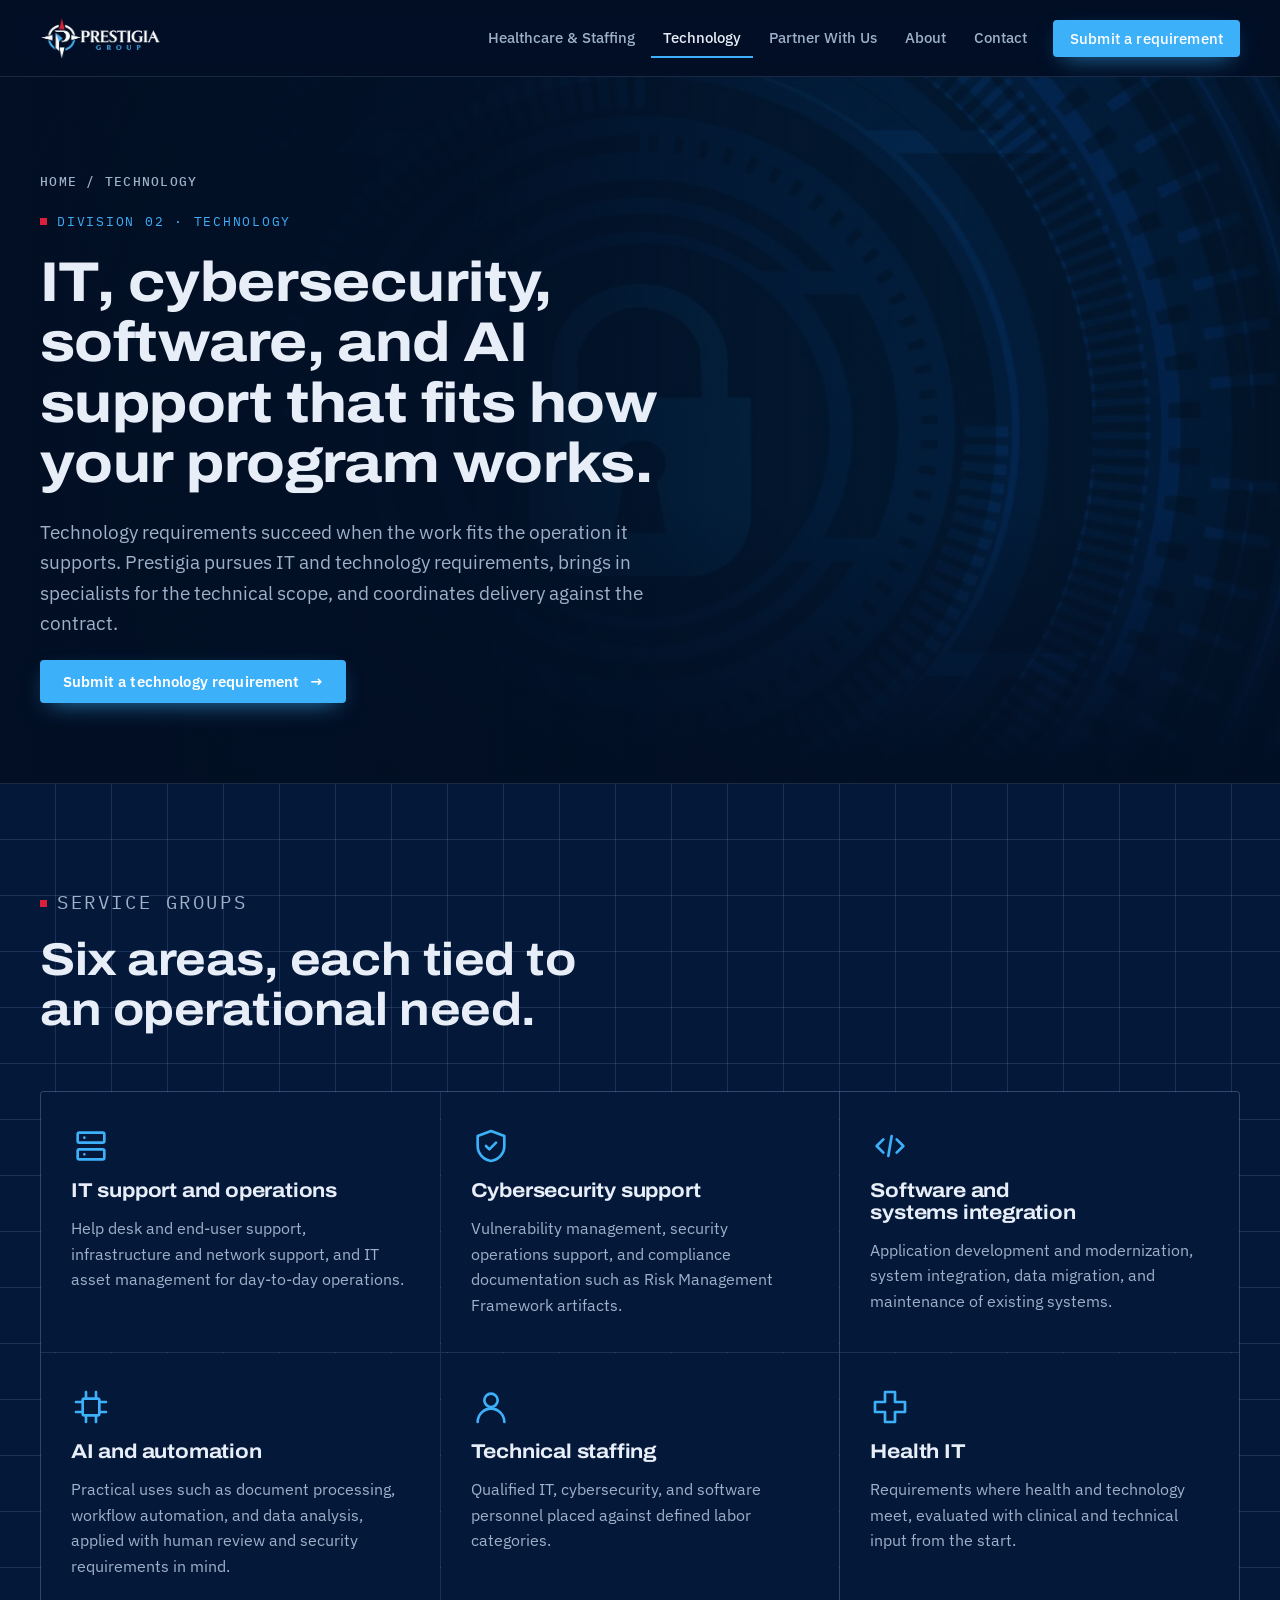
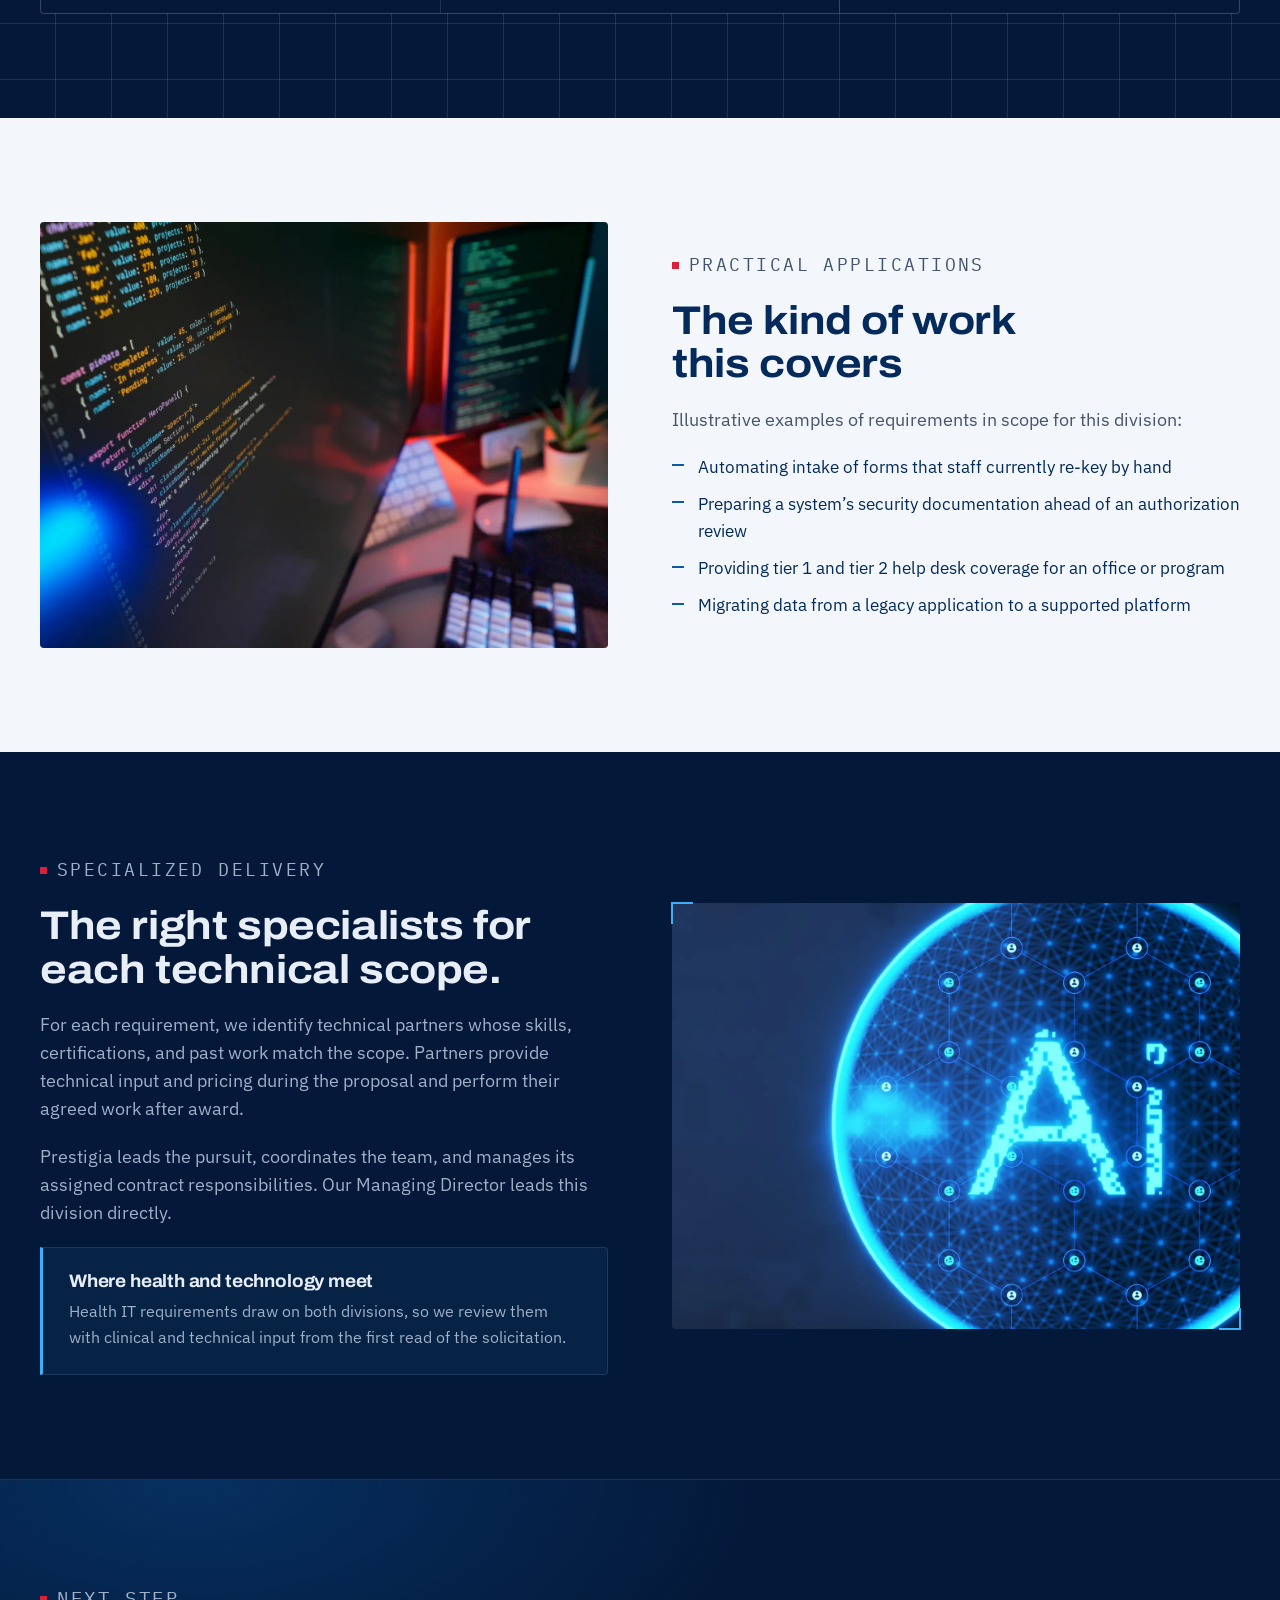
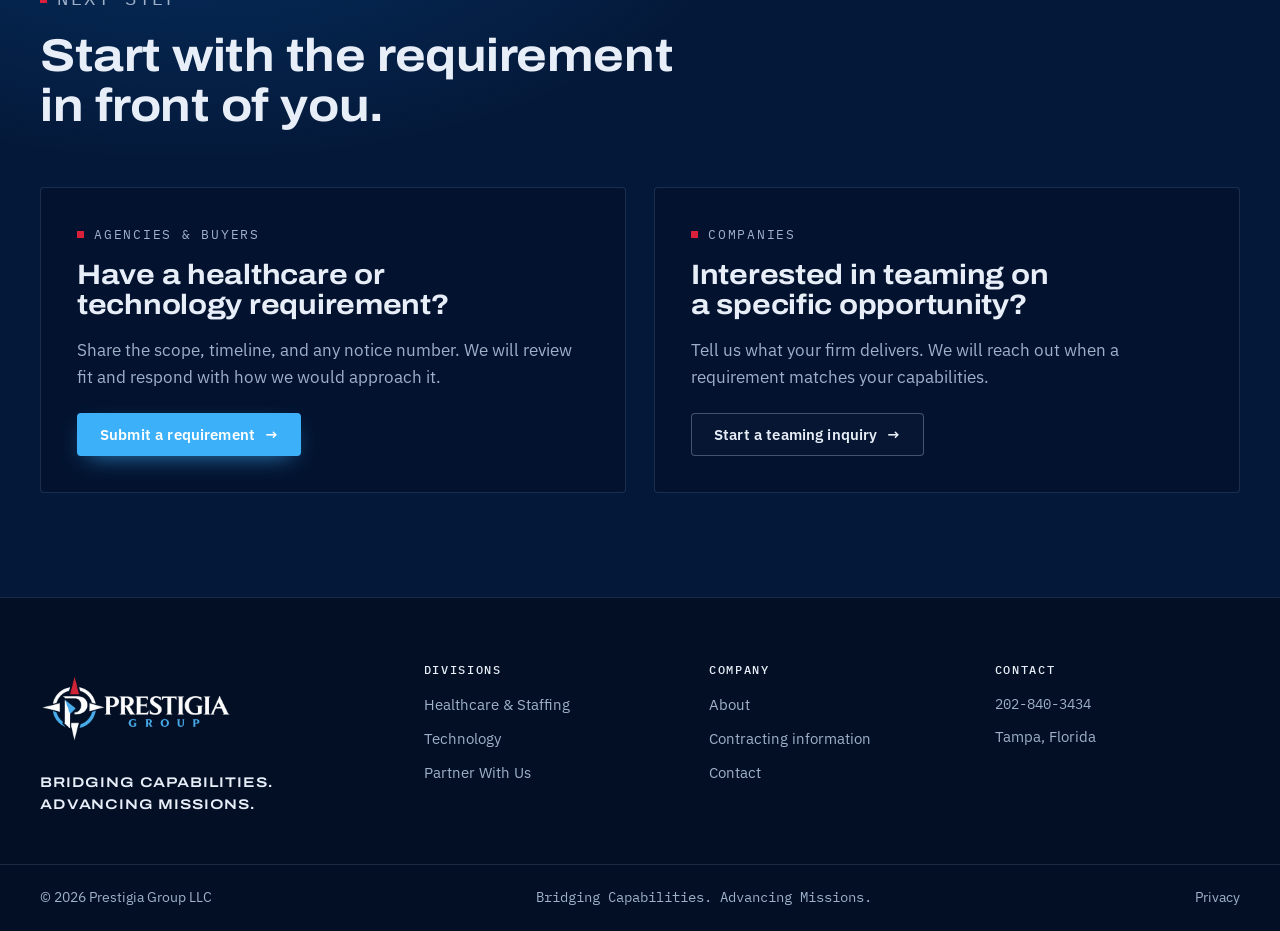
<file: technology.html>
<!doctype html>
<html lang="en">
<head>
<meta charset="utf-8">
<meta name="viewport" content="width=device-width, initial-scale=1, viewport-fit=cover">
<title>Technology | Prestigia Group</title>
<meta name="description" content="IT support, cybersecurity, software and systems integration, AI and automation, and technical staffing for government programs.">
<meta name="claude:viewport-fit-sides" content="cover">
<meta property="og:title" content="Technology | Prestigia Group">
<meta property="og:description" content="IT support, cybersecurity, software and systems integration, AI and automation, and technical staffing for government programs.">
<meta property="og:type" content="website">
<meta property="og:url" content="https://prestigiagroup.com/technology">
<meta property="og:image" content="https://prestigiagroup.com/assets/brand/og.png">
<meta name="theme-color" content="#020f24">
<link rel="icon" href="/assets/brand/favicon.png" type="image/png">
<link rel="apple-touch-icon" href="/assets/brand/apple-touch-icon.png">
<link rel="preconnect" href="https://fonts.googleapis.com"><link rel="preconnect" href="https://fonts.gstatic.com" crossorigin><link rel="stylesheet" href="https://fonts.googleapis.com/css2?family=Archivo:wdth,wght@100..125,500..800&family=IBM+Plex+Mono:wght@400;500&family=IBM+Plex+Sans:wght@400;500;600&display=swap">
<link rel="stylesheet" href="/assets/site.css">
<script src="/assets/site-config.js"></script>

</head>
<body>
<a class="skip" href="#main">Skip to main content</a>
<header class="site-header">
  <div class="wrap nav">
    <a class="brand" href="/" aria-label="Prestigia Group home"><img src="/assets/brand/lockup-dark.png" alt="Prestigia Group" width="560" height="270"></a>
    <button class="menu-btn" type="button" aria-expanded="false" aria-controls="nav-links"><svg width="16" height="12" viewBox="0 0 16 12" aria-hidden="true"><path d="M0 1h16M0 6h16M0 11h16" stroke="currentColor" stroke-width="1.6"/></svg><span>MENU</span></button>
    <ul class="nav-links" id="nav-links"><li><a href="/healthcare">Healthcare &amp; Staffing</a></li><li><a href="/technology" aria-current="page">Technology</a></li><li><a href="/partner">Partner With Us</a></li><li><a href="/about">About</a></li><li><a href="/contact">Contact</a></li>
      <li class="nav-cta"><a class="btn btn-primary btn-sm" href="/contact">Submit a requirement</a></li>
    </ul>
  </div>
</header>
<main id="main">
<section class="page-hero">
  <div class="ph-img"><img src="/assets/img/cyber-lock.webp" alt="" width="1400" height="1400"></div>
  <div class="wrap">
    <p class="crumbs"><a href="/">Home</a> / Technology</p>
    <p class="eyebrow">Division 02 &middot; Technology</p>
    <h1>IT, cybersecurity, software, and AI support that fits how your program works.</h1>
    <p class="lede">Technology requirements succeed when the work fits the operation it supports. Prestigia pursues IT and technology requirements, brings in specialists for the technical scope, and coordinates delivery against the contract.</p>
    <div class="cta-row"><a class="btn btn-primary" href="/contact">Submit a technology requirement <span class="arr" aria-hidden="true">&rarr;</span></a></div>
  </div>
</section>

<section class="band dark grid-bg">
  <div class="wrap">
    <div class="section-head"><p class="eyebrow">Service groups</p><h2>Six areas, each tied to an operational need.</h2></div>
    <div class="features"><div class="feature"><svg class="ic" viewBox="0 0 24 24" fill="none" stroke="currentColor" stroke-width="1.6" stroke-linecap="round" stroke-linejoin="round" aria-hidden="true"><rect x="4" y="4" width="16" height="6" rx="1"/><rect x="4" y="14" width="16" height="6" rx="1"/><path d="M8 7h.01M8 17h.01"/></svg><h3>IT support and operations</h3><p>Help desk and end-user support, infrastructure and network support, and IT asset management for day-to-day operations.</p></div><div class="feature"><svg class="ic" viewBox="0 0 24 24" fill="none" stroke="currentColor" stroke-width="1.6" stroke-linecap="round" stroke-linejoin="round" aria-hidden="true"><path d="M12 3l8 3v6c0 4.5-3.4 8.2-8 9-4.6-.8-8-4.5-8-9V6z"/><path d="M9 12l2 2 4-4"/></svg><h3>Cybersecurity support</h3><p>Vulnerability management, security operations support, and compliance documentation such as Risk Management Framework artifacts.</p></div><div class="feature"><svg class="ic" viewBox="0 0 24 24" fill="none" stroke="currentColor" stroke-width="1.6" stroke-linecap="round" stroke-linejoin="round" aria-hidden="true"><path d="M8 8l-4 4 4 4M16 8l4 4-4 4M13 6l-2 12"/></svg><h3>Software and systems integration</h3><p>Application development and modernization, system integration, data migration, and maintenance of existing systems.</p></div><div class="feature"><svg class="ic" viewBox="0 0 24 24" fill="none" stroke="currentColor" stroke-width="1.6" stroke-linecap="round" stroke-linejoin="round" aria-hidden="true"><rect x="7" y="7" width="10" height="10" rx="1"/><path d="M9 3v4M15 3v4M9 17v4M15 17v4M3 9h4M3 15h4M17 9h4M17 15h4"/></svg><h3>AI and automation</h3><p>Practical uses such as document processing, workflow automation, and data analysis, applied with human review and security requirements in mind.</p></div><div class="feature"><svg class="ic" viewBox="0 0 24 24" fill="none" stroke="currentColor" stroke-width="1.6" stroke-linecap="round" stroke-linejoin="round" aria-hidden="true"><circle cx="12" cy="8" r="4"/><path d="M4 21c0-4.4 3.6-8 8-8s8 3.6 8 8"/></svg><h3>Technical staffing</h3><p>Qualified IT, cybersecurity, and software personnel placed against defined labor categories.</p></div><div class="feature"><svg class="ic" viewBox="0 0 24 24" fill="none" stroke="currentColor" stroke-width="1.6" stroke-linecap="round" stroke-linejoin="round" aria-hidden="true"><path d="M9 3h6v6h6v6h-6v6H9v-6H3V9h6z"/></svg><h3>Health IT</h3><p>Requirements where health and technology meet, evaluated with clinical and technical input from the start.</p></div></div>
  </div>
</section>

<section class="band light">
  <div class="wrap split">
    <div class="media-frame"><img src="/assets/img/code.webp" alt="Source code displayed on monitors" width="1400" height="1400" loading="lazy"></div>
    <div class="text">
      <p class="eyebrow">Practical applications</p>
      <h2>The kind of work this covers</h2>
      <p>Illustrative examples of requirements in scope for this division:</p>
      <ul class="ticks">
        <li>Automating intake of forms that staff currently re-key by hand</li>
        <li>Preparing a system&rsquo;s security documentation ahead of an authorization review</li>
        <li>Providing tier 1 and tier 2 help desk coverage for an office or program</li>
        <li>Migrating data from a legacy application to a supported platform</li>
      </ul>
    </div>
  </div>
</section>

<section class="band dark">
  <div class="wrap split rev">
    <div class="media-frame hud"><img src="/assets/img/ai.webp" alt="Abstract illustration of an AI network" width="1400" height="1400" loading="lazy"></div>
    <div class="text">
      <p class="eyebrow">Specialized delivery</p>
      <h2>The right specialists for each technical scope.</h2>
      <p>For each requirement, we identify technical partners whose skills, certifications, and past work match the scope. Partners provide technical input and pricing during the proposal and perform their agreed work after award.</p>
      <p>Prestigia leads the pursuit, coordinates the team, and manages its assigned contract responsibilities. Our Managing Director leads this division directly.</p>
      <div class="callout"><h3>Where health and technology meet</h3><p>Health IT requirements draw on both divisions, so we review them with clinical and technical input from the first read of the solicitation.</p></div>
    </div>
  </div>
</section>

<section class="band cta-band">
  <div class="wrap">
    <div class="section-head"><p class="eyebrow">Next step</p><h2>Start with the requirement in front of you.</h2></div>
    <div class="cta-pair">
      <div class="cta-card">
        <p class="eyebrow">Agencies &amp; buyers</p>
        <h3>Have a healthcare or technology requirement?</h3>
        <p>Share the scope, timeline, and any notice number. We will review fit and respond with how we would approach it.</p>
        <a class="btn btn-primary" href="/contact">Submit a requirement <span class="arr" aria-hidden="true">&rarr;</span></a>
      </div>
      <div class="cta-card">
        <p class="eyebrow">Companies</p>
        <h3>Interested in teaming on a specific opportunity?</h3>
        <p>Tell us what your firm delivers. We will reach out when a requirement matches your capabilities.</p>
        <a class="btn btn-ghost" href="/contact#partner">Start a teaming inquiry <span class="arr" aria-hidden="true">&rarr;</span></a>
      </div>
    </div>
  </div>
</section>
</main>
<footer class="site-footer">
  <div class="wrap foot-grid">
    <div class="foot-brand">
      <img src="/assets/brand/lockup-dark.png" alt="Prestigia Group" width="560" height="270" loading="lazy">
      <p class="s">Bridging Capabilities. Advancing Missions.</p>
    </div>
    <div class="foot-col"><h4>Divisions</h4><ul>
      <li><a href="/healthcare">Healthcare &amp; Staffing</a></li>
      <li><a href="/technology">Technology</a></li>
      <li><a href="/partner">Partner With Us</a></li></ul></div>
    <div class="foot-col"><h4>Company</h4><ul>
      <li><a href="/about">About</a></li>
      <li><a href="/about#contracting">Contracting information</a></li>
      <li><a href="/contact">Contact</a></li></ul></div>
    <div class="foot-col"><h4>Contact</h4><ul>
      <li class="m">202-840-3434</li>
      <li class="m" data-site="email" hidden></li>
      <li>Tampa, Florida</li></ul></div>
  </div>
  <div class="foot-base"><div class="wrap">
    <span>&copy; <span data-year>2026</span> Prestigia Group LLC</span>
    <span class="mono"><span data-site-hide="uei">Bridging Capabilities. Advancing Missions.</span><span data-site-wrap="uei" hidden>UEI <span data-site="uei"></span> &middot; CAGE <span data-site="cage"></span></span></span>
    <a href="/privacy">Privacy</a>
  </div></div>
</footer>
<script src="/assets/site.js"></script>
</body>
</html>
</file>
<file: assets/site.css>
/* Prestigia Group — site styles
   Layout concept: a dark "operations console" shell (navy, steel, signal blue from the logo's
   compass) for heroes and framing bands, alternating with bright paper bands for reading.
   Red is a restrained signal color: small markers only. */
:root {
  --ink: #020f24;          /* deepest navy, page shell */
  --navy: #04193a;         /* dark bands */
  --navy-2: #082a57;       /* raised surfaces on dark */
  --line-d: rgba(150, 180, 230, 0.16);
  --steel: #9fb0c9;        /* secondary text on dark */
  --frost: #e8eef8;        /* primary text on dark */
  --paper: #f3f6fa;        /* light bands */
  --paper-2: #e5ebf3;      /* light raised / rules */
  --slate: #44546d;        /* secondary text on light */
  --graphite: #032a5a;     /* primary text on light */
  --line-l: #d3dce8;
  --blue: #3db0fa;         /* logo sky blue, for dark bands */
  --cobalt: #0a5aa8;       /* deeper sky blue, readable on light bands */
  --red: #da203a;          /* logo red: small markers only */
  --ok: #33d69f;

  --f-display: "Archivo", "Arial Narrow", "Helvetica Neue", Arial, sans-serif;
  --f-body: "IBM Plex Sans", "Segoe UI", system-ui, -apple-system, sans-serif;
  --f-mono: "IBM Plex Mono", ui-monospace, "SFMono-Regular", Menlo, Consolas, monospace;

  --wrap: 1200px;
  --gutter: max(16px, env(safe-area-inset-left, 0px));
  --gutter-r: max(16px, env(safe-area-inset-right, 0px));
  --r: 4px;
  color-scheme: dark;
}

*, *::before, *::after { box-sizing: border-box; }
[hidden] { display: none !important; }
html { scroll-behavior: smooth; -webkit-text-size-adjust: 100%; }
body {
  margin: 0;
  background: var(--ink);
  color: var(--frost);
  font-family: var(--f-body);
  font-size: 17px;
  line-height: 1.6;
  -webkit-font-smoothing: antialiased;
  overflow-x: hidden;
}
body::before { content: ""; position: fixed; inset: 0 0 auto; height: env(safe-area-inset-top, 0px); z-index: 60; background: var(--ink); }
img { max-width: 100%; display: block; height: auto; }
a { color: inherit; }
h1, h2, h3, h4 { font-family: var(--f-display); font-stretch: 112%; line-height: 1.08; margin: 0; text-wrap: balance; letter-spacing: -0.01em; }
p { margin: 0; }
:focus-visible { outline: 2px solid var(--blue); outline-offset: 3px; }
.skip { position: absolute; left: -9999px; top: 8px; z-index: 100; background: var(--blue); color: #fff; padding: 8px 14px; }
.skip:focus { left: 12px; }

.wrap { max-width: calc(var(--wrap) + 32px); margin: 0 auto; padding-left: var(--gutter); padding-right: var(--gutter-r); }

/* ---------- labels ---------- */
.eyebrow {
  display: inline-flex; align-items: center; gap: 10px;
  font-family: var(--f-mono); font-size: 12.5px; letter-spacing: 0.14em; text-transform: uppercase;
  color: var(--blue);
}
.eyebrow::before { content: ""; width: 7px; height: 7px; background: var(--red); flex: none; }
.light .eyebrow { color: var(--cobalt); }
.mono { font-family: var(--f-mono); }

/* ---------- header ---------- */
.site-header {
  position: sticky; top: env(safe-area-inset-top, 0px); z-index: 50;
  background: rgba(2, 15, 36, 0.82);
  backdrop-filter: blur(14px) saturate(140%);
  -webkit-backdrop-filter: blur(14px) saturate(140%);
  border-bottom: 1px solid var(--line-d);
}
.nav { display: flex; align-items: center; justify-content: space-between; gap: 24px; height: 76px; }
.brand { display: block; flex: none; }
.brand img { height: 58px; width: auto; }
.nav-links { display: flex; align-items: center; gap: 4px; list-style: none; margin: 0; padding: 0; }
.nav-links a {
  display: block; padding: 8px 12px; text-decoration: none; font-size: 15px; font-weight: 500;
  color: var(--steel); border-radius: var(--r); transition: color .2s, background .2s;
}
.nav-links a:hover { color: var(--frost); background: rgba(61, 176, 250, 0.08); }
.nav-links a[aria-current="page"] { color: var(--frost); box-shadow: inset 0 -2px 0 var(--blue); border-radius: 0; }
.nav-cta { margin-left: 10px; }
.nav-links .nav-cta a.btn-primary { color: #fff; padding: 10px 16px; }
.nav-links .nav-cta a.btn-primary:hover { background: #22a0f0; }
.menu-btn {
  display: none; background: none; border: 1px solid var(--line-d); color: var(--frost);
  border-radius: var(--r); padding: 9px 12px; font: 500 14px var(--f-mono); letter-spacing: .08em; cursor: pointer;
}
@media (max-width: 980px) {
  .menu-btn { display: inline-flex; align-items: center; gap: 8px; }
  .nav-links {
    position: absolute; left: 0; right: 0; top: 76px; flex-direction: column; align-items: stretch; gap: 0;
    background: var(--ink); border-bottom: 1px solid var(--line-d);
    padding: 8px var(--gutter-r) 20px var(--gutter);
  }
  .nav-links:not(.open) { display: none; }
  .nav-links a { padding: 14px 4px; font-size: 17px; border-bottom: 1px solid var(--line-d); border-radius: 0; }
  .nav-links a[aria-current="page"] { box-shadow: inset 3px 0 0 var(--blue); padding-left: 14px; }
  .nav-cta { margin: 16px 0 0; }
  .nav-cta .btn { width: 100%; justify-content: center; }
  .brand img { height: 42px; }
}

/* ---------- buttons ---------- */
.btn {
  display: inline-flex; align-items: center; gap: 10px;
  padding: 13px 22px; border-radius: var(--r);
  font: 600 15px/1 var(--f-body); letter-spacing: .01em; text-decoration: none; cursor: pointer;
  border: 1px solid transparent; transition: transform .15s, background .2s, border-color .2s, box-shadow .2s;
}
.btn .arr { transition: transform .2s; }
.btn:hover .arr { transform: translateX(3px); }
.btn-primary { background: var(--blue); color: #fff; box-shadow: 0 0 0 0 rgba(61,176,250,.0), 0 8px 24px -10px rgba(61,176,250,.8); }
.btn-primary:hover { background: #22a0f0; box-shadow: 0 0 0 4px rgba(61,176,250,.18), 0 8px 24px -10px rgba(61,176,250,.9); }
.btn-ghost { border-color: rgba(159,176,201,.4); color: var(--frost); background: rgba(255,255,255,.02); }
.btn-ghost:hover { border-color: var(--blue); background: rgba(61,176,250,.08); }
.light .btn-ghost { color: var(--graphite); border-color: #b9c5d6; background: #fff; }
.light .btn-ghost:hover { border-color: var(--cobalt); }
.btn-sm { padding: 10px 16px; font-size: 14px; }

/* ---------- bands ---------- */
.band { padding-block: 104px; position: relative; }
.band.tight { padding-block: 72px; }
.dark { background: var(--navy); color: var(--frost); }
.ink { background: var(--ink); color: var(--frost); }
.light { background: var(--paper); color: var(--graphite); color-scheme: light; }
.white { background: #fff; color: var(--graphite); color-scheme: light; }
.grid-bg {
  background-image:
    linear-gradient(var(--line-d) 1px, transparent 1px),
    linear-gradient(90deg, var(--line-d) 1px, transparent 1px);
  background-size: 56px 56px;
  background-position: -1px -1px;
}
.section-head { display: grid; gap: 18px; max-width: 760px; margin-bottom: 56px; }
.section-head h2 { font-size: clamp(30px, 4vw, 46px); font-weight: 700; }
.section-head p { font-size: 18.5px; color: var(--steel); max-width: 64ch; }
.light .section-head p, .white .section-head p { color: var(--slate); }
.split-head { display: flex; justify-content: space-between; align-items: end; gap: 32px; flex-wrap: wrap; margin-bottom: 56px; }
.split-head .section-head { margin-bottom: 0; }

/* ---------- hero (home) ---------- */
.hero { position: relative; overflow: hidden; background: radial-gradient(1200px 600px at 78% 40%, rgba(10,90,168,.28), transparent 60%), var(--ink); }
.hero::before {
  content: ""; position: absolute; inset: 0; pointer-events: none;
  background-image:
    linear-gradient(rgba(150,180,230,.07) 1px, transparent 1px),
    linear-gradient(90deg, rgba(150,180,230,.07) 1px, transparent 1px);
  background-size: 56px 56px;
  mask-image: linear-gradient(180deg, #000 0%, rgba(0,0,0,.6) 60%, transparent 100%);
  -webkit-mask-image: linear-gradient(180deg, #000 0%, rgba(0,0,0,.6) 60%, transparent 100%);
}
.hero-grid { position: relative; display: grid; grid-template-columns: minmax(0, 1.02fr) minmax(0, 1fr); gap: 40px; align-items: center; padding-block: 88px 64px; }
.hero-copy { display: grid; gap: 26px; min-width: 0; }
.hero h1 { font-size: clamp(38px, 5.4vw, 66px); font-weight: 750; font-stretch: 118%; letter-spacing: -0.02em; }
.slogan {
  font-family: var(--f-display); font-stretch: 125%; font-weight: 600; font-size: clamp(16px, 1.7vw, 20px);
  letter-spacing: .06em; text-transform: uppercase;
  background: linear-gradient(90deg, #ffffff 0%, var(--blue) 70%);
  -webkit-background-clip: text; background-clip: text; color: transparent;
  padding-left: 16px; border-left: 2px solid var(--red);
}
.lede { font-size: 19px; color: var(--steel); max-width: 58ch; }
.light .lede, .white .lede { color: var(--slate); }
.cta-row { display: flex; flex-wrap: wrap; gap: 12px; }
.hero-visual { position: relative; aspect-ratio: 1.15 / 1; width: 100%; max-width: 100%; min-width: 0; }
.hero-visual canvas { position: absolute; inset: 0; width: 100%; height: 100%; }
.hv-tag {
  position: absolute; font: 500 11px/1.3 var(--f-mono); letter-spacing: .14em; text-transform: uppercase; color: var(--steel);
  padding: 6px 9px; border: 1px solid var(--line-d); background: rgba(2,15,36,.7); border-radius: 2px;
}
.hv-tag b { display: block; color: var(--frost); font-weight: 500; }
.hv-tag.l { left: 0; top: 26%; }
.hv-tag.r { right: 0; top: 26%; text-align: right; }
.hv-tag.c { left: 50%; top: 4%; transform: translateX(-50%); text-align: center; white-space: nowrap; }

.status-strip { position: relative; border-top: 1px solid var(--line-d); background: rgba(4,25,58,.65); }
.status-strip .wrap { display: flex; flex-wrap: wrap; gap: 10px 36px; padding-block: 18px; font: 500 13px var(--f-mono); letter-spacing: .06em; color: var(--steel); }
.status-strip span b { color: var(--frost); font-weight: 500; margin-left: 6px; }
.status-strip .live::before { content: ""; display: inline-block; width: 8px; height: 8px; border-radius: 50%; background: var(--ok); margin-right: 8px; box-shadow: 0 0 0 0 rgba(51,214,159,.6); animation: ping 2.4s infinite; vertical-align: 1px; }
@keyframes ping { 0% { box-shadow: 0 0 0 0 rgba(51,214,159,.55); } 70% { box-shadow: 0 0 0 9px rgba(51,214,159,0); } 100% { box-shadow: 0 0 0 0 rgba(51,214,159,0); } }

@media (max-width: 900px) {
  .hero-grid { grid-template-columns: minmax(0, 1fr); padding-block: 56px 32px; gap: 20px; }
  .hero-visual { aspect-ratio: 1.35 / 1; }
}

/* ---------- page hero (inner pages) ---------- */
.page-hero { position: relative; overflow: hidden; background: var(--ink); border-bottom: 1px solid var(--line-d); }
.page-hero .ph-img { position: absolute; inset: 0; }
.page-hero .ph-img img { width: 100%; height: 100%; object-fit: cover; opacity: .42; filter: saturate(.9) contrast(1.05); }
.page-hero .ph-img::after { content: ""; position: absolute; inset: 0; background: linear-gradient(90deg, var(--ink) 0%, rgba(2,15,36,.92) 38%, rgba(2,15,36,.45) 75%, rgba(2,15,36,.3) 100%), linear-gradient(0deg, var(--ink) 0%, transparent 40%); }
.page-hero .wrap { position: relative; display: grid; gap: 22px; padding-block: 96px 80px; }
.page-hero h1 { font-size: clamp(34px, 4.6vw, 56px); font-weight: 750; max-width: 18ch; }
.page-hero .lede { max-width: 60ch; }
.crumbs { font: 500 12.5px var(--f-mono); letter-spacing: .1em; color: var(--steel); text-transform: uppercase; }
.crumbs a { color: var(--steel); text-decoration: none; }
.crumbs a:hover { color: var(--frost); }
@media (max-width: 700px) { .page-hero .ph-img img { opacity: .28; } .page-hero .wrap { padding-block: 64px 56px; } }

/* ---------- HUD frame (corner brackets) ---------- */
.hud { position: relative; }
.hud::before, .hud::after { content: ""; position: absolute; width: 22px; height: 22px; pointer-events: none; z-index: 2; }
.hud::before { top: -1px; left: -1px; border-top: 2px solid var(--blue); border-left: 2px solid var(--blue); }
.hud::after { bottom: -1px; right: -1px; border-bottom: 2px solid var(--blue); border-right: 2px solid var(--blue); }

/* ---------- division cards ---------- */
.divisions { display: grid; grid-template-columns: repeat(2, minmax(0, 1fr)); gap: 28px; }
.division {
  position: relative; display: grid; grid-template-rows: auto 1fr; background: var(--navy-2);
  border: 1px solid var(--line-d); border-radius: var(--r); overflow: hidden; text-decoration: none; color: var(--frost);
  transition: border-color .25s, transform .25s;
}
.division:hover { border-color: rgba(61,176,250,.55); transform: translateY(-3px); }
.division .media { aspect-ratio: 16 / 9; overflow: hidden; position: relative; }
.division .media img { width: 100%; height: 100%; object-fit: cover; transition: transform .6s; }
.division:hover .media img { transform: scale(1.04); }
.division .media::after { content: ""; position: absolute; inset: 0; background: linear-gradient(180deg, rgba(4,25,58,0) 40%, rgba(8,42,87,1) 100%); }
.division .media .tag { position: absolute; left: 22px; top: 20px; z-index: 1; font: 500 12px var(--f-mono); letter-spacing: .14em; text-transform: uppercase; background: rgba(2,15,36,.75); padding: 7px 10px; border: 1px solid var(--line-d); }
.division .body { padding: 6px 30px 32px; display: grid; gap: 18px; align-content: start; }
.division h3 { font-size: 30px; font-weight: 700; }
.division p { color: var(--steel); }
.ticks { list-style: none; margin: 0; padding: 0; display: grid; gap: 10px; }
.ticks li { position: relative; padding-left: 26px; }
.ticks li::before { content: ""; position: absolute; left: 0; top: .62em; width: 12px; height: 2px; background: var(--blue); }
.light .ticks li::before, .white .ticks li::before { background: var(--cobalt); }
.more { display: inline-flex; align-items: center; gap: 10px; font: 500 13.5px var(--f-mono); letter-spacing: .1em; text-transform: uppercase; color: var(--blue); margin-top: 6px; }
.light .more, .white .more { color: var(--cobalt); }
@media (max-width: 860px) { .divisions { grid-template-columns: minmax(0, 1fr); } .division .body { padding: 4px 22px 26px; } }

/* ---------- process rail ---------- */
.process { list-style: none; margin: 0; padding: 0; display: grid; grid-template-columns: repeat(4, minmax(0, 1fr)); gap: 0; position: relative; overflow: hidden; padding-bottom: 4px; }
.process::before { content: ""; position: absolute; left: 0; right: 0; top: 23px; height: 1px; background: var(--line-l); }
.process::after { content: ""; position: absolute; top: 22px; left: 0; width: 120px; height: 3px; background: linear-gradient(90deg, transparent, var(--cobalt), transparent); animation: travel 5.5s linear infinite; }
@keyframes travel { from { left: -120px; } to { left: 100%; } }
.process li { position: relative; padding: 0 28px 0 0; display: grid; gap: 14px; align-content: start; min-width: 0; }
.process .num {
  position: relative; z-index: 1; width: 47px; height: 47px; display: grid; place-items: center;
  font: 500 15px var(--f-mono); color: var(--cobalt); background: var(--paper); border: 1px solid var(--cobalt); border-radius: 50%;
}
.process h3 { font-size: 21px; font-weight: 700; margin-top: 8px; }
.process p { color: var(--slate); font-size: 16px; }
.process .stage { font: 500 11.5px var(--f-mono); letter-spacing: .12em; text-transform: uppercase; color: var(--slate); }
.white .process .num { background: #fff; }
@media (max-width: 900px) {
  .process { grid-template-columns: minmax(0, 1fr); gap: 34px; }
  .process::before { left: 23px; right: auto; top: 0; bottom: 0; width: 1px; height: auto; }
  .process::after { display: none; }
  .process li { grid-template-columns: 47px minmax(0, 1fr); column-gap: 20px; padding: 0; }
  .process li > :not(.num) { grid-column: 2; }
  .process .num { grid-row: 1 / span 3; }
  .process h3 { margin-top: 0; }
}

/* ---------- feature grid ---------- */
.features { display: grid; grid-template-columns: repeat(3, minmax(0, 1fr)); gap: 1px; background: var(--line-d); border: 1px solid var(--line-d); border-radius: var(--r); overflow: hidden; }
.feature { background: var(--navy); padding: 34px 30px; display: grid; gap: 14px; align-content: start; min-width: 0; transition: background .25s; }
.feature:hover { background: #07224a; }
.feature .ic { width: 40px; height: 40px; color: var(--blue); }
.feature h3 { font-size: 20px; font-weight: 700; }
.feature p { color: var(--steel); font-size: 16px; }
.light .features, .white .features { background: var(--line-l); border-color: var(--line-l); }
.light .feature, .white .feature { background: #fff; }
.light .feature:hover, .white .feature:hover { background: #f9fbfe; }
.light .feature p, .white .feature p { color: var(--slate); }
.light .feature .ic, .white .feature .ic { color: var(--cobalt); }
.features.two { grid-template-columns: repeat(2, minmax(0, 1fr)); }
@media (max-width: 960px) { .features { grid-template-columns: repeat(2, minmax(0, 1fr)); } }
@media (max-width: 620px) { .features, .features.two { grid-template-columns: minmax(0, 1fr); } .feature { padding: 28px 22px; } }

/* ---------- capability rows (division pages) ---------- */
.caps { display: grid; gap: 0; border-top: 1px solid var(--line-l); }
.cap { display: grid; grid-template-columns: 90px minmax(0, 1fr) minmax(0, 1.25fr); gap: 32px; padding-block: 34px; border-bottom: 1px solid var(--line-l); align-items: start; }
.cap .code { font: 500 13px var(--f-mono); color: var(--cobalt); letter-spacing: .08em; padding-top: 6px; }
.cap h3 { font-size: 25px; font-weight: 700; }
.cap p { color: var(--slate); }
.cap .ticks { margin-top: 14px; color: var(--graphite); font-size: 16px; }
@media (max-width: 860px) { .cap { grid-template-columns: minmax(0, 1fr); gap: 10px; } .cap .code { padding: 0; } }

/* ---------- media split ---------- */
.split { display: grid; grid-template-columns: minmax(0, 1fr) minmax(0, 1fr); gap: 64px; align-items: center; }
.split.rev > :first-child { order: 2; }
.split .media-frame { border-radius: var(--r); overflow: visible; }
.split .media-frame img { border-radius: var(--r); aspect-ratio: 4 / 3; object-fit: cover; width: 100%; }
.split .text { display: grid; gap: 20px; min-width: 0; }
.split h2 { font-size: clamp(28px, 3.4vw, 40px); font-weight: 700; }
.split .text > p { color: var(--steel); font-size: 17.5px; }
.light .split .text > p, .white .split .text > p { color: var(--slate); }
@media (max-width: 900px) { .split { grid-template-columns: minmax(0, 1fr); gap: 36px; } .split.rev > :first-child { order: 0; } }

/* ---------- callout ---------- */
.callout { border: 1px solid var(--line-d); border-left: 3px solid var(--blue); background: rgba(61,176,250,.06); padding: 24px 26px; border-radius: 0 var(--r) var(--r) 0; display: grid; gap: 8px; }
.callout h3 { font-size: 18px; font-weight: 700; font-stretch: 105%; }
.callout p { color: var(--steel); font-size: 16px; }
.light .callout, .white .callout { border-color: var(--line-l); border-left-color: var(--cobalt); background: #fff; }
.light .callout p, .white .callout p { color: var(--slate); }

/* ---------- data table / matrix ---------- */
.table-scroll { overflow-x: auto; border: 1px solid var(--line-l); border-radius: var(--r); background: #fff; }
table.matrix { width: 100%; border-collapse: collapse; min-width: 640px; font-size: 16px; }
.matrix th, .matrix td { text-align: left; padding: 16px 20px; border-bottom: 1px solid var(--line-l); vertical-align: top; }
.matrix thead th { font: 500 12px var(--f-mono); letter-spacing: .12em; text-transform: uppercase; color: var(--slate); background: var(--paper); }
.matrix tbody th { font-weight: 600; color: var(--graphite); width: 30%; }
.matrix td { color: var(--slate); }
.matrix tr:last-child th, .matrix tr:last-child td { border-bottom: 0; }
.pill { display: inline-block; font: 500 11px var(--f-mono); letter-spacing: .1em; text-transform: uppercase; padding: 3px 8px; border-radius: 2px; margin-right: 8px; vertical-align: 1px; }
.pill.lead { background: rgba(10,90,168,.1); color: var(--cobalt); border: 1px solid rgba(10,90,168,.35); }
.pill.input { background: var(--paper); color: var(--slate); border: 1px solid var(--line-l); }
.pill.joint { background: rgba(218,32,58,.07); color: #b4232b; border: 1px solid rgba(218,32,58,.3); }

.facts { display: grid; grid-template-columns: repeat(3, minmax(0, 1fr)); gap: 1px; background: var(--line-d); border: 1px solid var(--line-d); border-radius: var(--r); overflow: hidden; }
.fact { background: var(--navy); padding: 22px 24px; display: grid; gap: 6px; min-width: 0; }
.fact dt { font: 500 11.5px var(--f-mono); letter-spacing: .14em; text-transform: uppercase; color: var(--steel); }
.fact dd { margin: 0; font: 500 19px var(--f-mono); color: var(--frost); overflow-wrap: anywhere; }
.fact dd.txt { font-family: var(--f-body); font-size: 17px; }
.light .facts { background: var(--line-l); border-color: var(--line-l); }
.light .fact { background: #fff; }
.light .fact dt { color: var(--slate); }
.light .fact dd { color: var(--graphite); }
@media (max-width: 800px) { .facts { grid-template-columns: repeat(2, minmax(0, 1fr)); } }
@media (max-width: 480px) { .facts { grid-template-columns: minmax(0, 1fr); } }

/* ---------- leadership ---------- */
.leaders { display: grid; grid-template-columns: repeat(2, minmax(0, 1fr)); gap: 28px; }
.leader { border: 1px solid var(--line-l); background: #fff; border-radius: var(--r); padding: 32px; display: grid; gap: 14px; align-content: start; }
.leader .role { font: 500 12px var(--f-mono); letter-spacing: .14em; text-transform: uppercase; color: var(--cobalt); }
.leader h3 { font-size: 26px; font-weight: 700; }
.leader p { color: var(--slate); }
.leader .creds { display: flex; gap: 8px; flex-wrap: wrap; }
.leader .creds span { font: 500 12px var(--f-mono); padding: 4px 9px; border: 1px solid var(--line-l); color: var(--graphite); border-radius: 2px; }
@media (max-width: 800px) { .leaders { grid-template-columns: minmax(0, 1fr); } .leader { padding: 26px 22px; } }

/* ---------- CTA band ---------- */
.cta-band { background: radial-gradient(800px 400px at 15% 0%, rgba(10,90,168,.35), transparent 70%), var(--navy); border-top: 1px solid var(--line-d); }
.cta-pair { display: grid; grid-template-columns: repeat(2, minmax(0, 1fr)); gap: 28px; }
.cta-card { border: 1px solid var(--line-d); background: rgba(2,15,36,.5); border-radius: var(--r); padding: 36px; display: grid; gap: 16px; align-content: start; }
.cta-card h3 { font-size: 28px; font-weight: 700; }
.cta-card p { color: var(--steel); }
.cta-card .btn { justify-self: start; margin-top: 6px; }
@media (max-width: 800px) { .cta-pair { grid-template-columns: minmax(0, 1fr); } .cta-card { padding: 28px 22px; } }

/* ---------- contact ---------- */
.contact-grid { display: grid; grid-template-columns: minmax(0, 1.55fr) minmax(0, 1fr); gap: 48px; align-items: start; }
@media (max-width: 960px) { .contact-grid { grid-template-columns: minmax(0, 1fr); } }
.tabs { display: flex; gap: 0; border: 1px solid var(--line-l); border-radius: var(--r); padding: 4px; background: #fff; margin-bottom: 26px; width: fit-content; max-width: 100%; }
.tab { border: 0; background: transparent; padding: 11px 18px; font: 600 15px var(--f-body); color: var(--slate); border-radius: 3px; cursor: pointer; }
.tab[aria-selected="true"] { background: var(--graphite); color: #fff; }
.form-card { background: #fff; border: 1px solid var(--line-l); border-radius: var(--r); padding: 34px; }
.form-card h2 { font-size: 26px; font-weight: 700; margin-bottom: 8px; }
.form-card .sub { color: var(--slate); margin-bottom: 26px; }
.form-grid { display: grid; grid-template-columns: repeat(2, minmax(0, 1fr)); gap: 18px 20px; }
.field { display: grid; gap: 7px; min-width: 0; }
.field.full { grid-column: 1 / -1; }
.field label { font-size: 14.5px; font-weight: 600; color: var(--graphite); }
.field label .opt { font-weight: 400; color: var(--slate); }
.field label .req { color: var(--red); margin-left: 3px; }
.field input, .field select, .field textarea {
  width: 100%; font: 400 16px var(--f-body); color: var(--graphite); background: var(--paper);
  border: 1px solid var(--line-l); border-radius: var(--r); padding: 12px 13px; transition: border-color .2s, background .2s, box-shadow .2s;
}
.field textarea { min-height: 130px; resize: vertical; }
.field input:focus, .field select:focus, .field textarea:focus { outline: none; border-color: var(--cobalt); background: #fff; box-shadow: 0 0 0 3px rgba(10,90,168,.15); }
.hp { position: absolute; left: -9999px; width: 1px; height: 1px; overflow: hidden; }
.form-actions { display: flex; align-items: center; gap: 16px; flex-wrap: wrap; margin-top: 24px; }
.form-note { font-size: 14px; color: var(--slate); }
.form-status { margin-top: 18px; padding: 14px 16px; border-left: 3px solid var(--cobalt); background: var(--paper); color: var(--graphite); font-size: 15.5px; }
.form-status.err { border-left-color: var(--red); }
@media (max-width: 620px) { .form-grid { grid-template-columns: minmax(0, 1fr); } .form-card { padding: 26px 18px; } .tab { padding: 10px 12px; font-size: 14px; } }
.side { display: grid; gap: 20px; }
.side-card { background: var(--navy); color: var(--frost); border-radius: var(--r); padding: 28px; display: grid; gap: 18px; color-scheme: dark; }
.side-card h3 { font-size: 20px; font-weight: 700; }
.kv { display: grid; gap: 4px; }
.kv .k { font: 500 11.5px var(--f-mono); letter-spacing: .14em; text-transform: uppercase; color: var(--steel); }
.kv .v { display: flex; align-items: center; gap: 10px; flex-wrap: wrap; font-size: 17px; overflow-wrap: anywhere; }
.kv .v a { text-decoration: none; }
.kv .v a:hover { text-decoration: underline; }
.copy { background: transparent; border: 1px solid var(--line-d); color: var(--steel); font: 500 11px var(--f-mono); letter-spacing: .1em; text-transform: uppercase; padding: 4px 8px; border-radius: 2px; cursor: pointer; }
.copy:hover { color: var(--frost); border-color: var(--blue); }

/* ---------- prose ---------- */
.prose { max-width: 70ch; display: grid; gap: 18px; color: var(--slate); }
.prose h2 { font-size: 24px; color: var(--graphite); margin-top: 18px; }
.prose ul { margin: 0; padding-left: 20px; display: grid; gap: 8px; }
.prose a { color: var(--cobalt); }

/* ---------- footer ---------- */
.site-footer { background: var(--ink); border-top: 1px solid var(--line-d); color: var(--steel); font-size: 15px; }
.foot-grid { display: grid; grid-template-columns: minmax(0, 1.4fr) repeat(3, minmax(0, 1fr)); gap: 40px; padding-block: 64px 48px; }
.foot-brand { display: grid; gap: 18px; align-content: start; }
.foot-brand img { width: 190px; }
.foot-brand .s { font-family: var(--f-display); font-stretch: 120%; font-weight: 600; text-transform: uppercase; letter-spacing: .06em; font-size: 14px; color: var(--frost); }
.foot-col h4 { font: 500 12px var(--f-mono); letter-spacing: .14em; text-transform: uppercase; color: var(--frost); margin-bottom: 16px; }
.foot-col ul { list-style: none; margin: 0; padding: 0; display: grid; gap: 10px; }
.foot-col a { text-decoration: none; }
.foot-col a:hover { color: var(--frost); }
.foot-col .m { font-family: var(--f-mono); font-size: 14px; overflow-wrap: anywhere; }
.foot-base { border-top: 1px solid var(--line-d); }
.foot-base .wrap { display: flex; justify-content: space-between; gap: 12px 24px; flex-wrap: wrap; padding-block: 22px; font-size: 13.5px; }
.foot-base a { text-decoration: none; }
.foot-base a:hover { color: var(--frost); }
@media (max-width: 900px) { .foot-grid { grid-template-columns: repeat(2, minmax(0, 1fr)); } .foot-brand { grid-column: 1 / -1; } }
@media (max-width: 480px) { .foot-grid { grid-template-columns: minmax(0, 1fr); } }

/* ---------- misc ---------- */
.mt-l { margin-top: 56px; }
.stack { display: grid; gap: 22px; }
.two-col { display: grid; grid-template-columns: repeat(2, minmax(0, 1fr)); gap: 28px 64px; align-items: start; }
@media (max-width: 800px) { .two-col { grid-template-columns: minmax(0, 1fr); } }
.roles { display: grid; grid-template-columns: repeat(3, minmax(0, 1fr)); gap: 20px; }
.role-card { border: 1px solid var(--line-d); border-radius: var(--r); padding: 28px; display: grid; gap: 12px; background: var(--navy-2); align-content: start; }
.role-card .k { font: 500 12px var(--f-mono); letter-spacing: .14em; text-transform: uppercase; color: var(--blue); }
.role-card h3 { font-size: 21px; font-weight: 700; }
.role-card p { color: var(--steel); font-size: 16px; }
@media (max-width: 900px) { .roles { grid-template-columns: minmax(0, 1fr); } }

@media (prefers-reduced-motion: reduce) {
  *, *::before, *::after { animation: none !important; transition: none !important; scroll-behavior: auto !important; }
}

/* vertical steps */
.steps-v { list-style: none; margin: 0; padding: 0; display: grid; gap: 22px; position: relative; }
.steps-v::before { content: ""; position: absolute; left: 23px; top: 10px; bottom: 10px; width: 1px; background: var(--line-l); }
.steps-v li { display: grid; grid-template-columns: 47px minmax(0, 1fr); gap: 18px; align-items: start; position: relative; }
.steps-v .num { width: 47px; height: 47px; display: grid; place-items: center; font: 500 15px var(--f-mono); color: var(--cobalt); background: #fff; border: 1px solid var(--cobalt); border-radius: 50%; }
.steps-v h3 { font-size: 19px; font-weight: 700; margin-top: 4px; }
.steps-v p { color: var(--slate); font-size: 16px; }
.h2-md { font-size: clamp(28px, 3.4vw, 40px); font-weight: 700; }

@media (max-width: 700px) {
  .table-scroll { border: 0; background: transparent; overflow: visible; }
  table.matrix { min-width: 0; }
  .matrix thead { display: none; }
  .matrix, .matrix tbody, .matrix tr, .matrix th, .matrix td { display: block; width: 100%; }
  .matrix tr { background: #fff; border: 1px solid var(--line-l); border-radius: var(--r); margin-bottom: 12px; padding: 6px 0; }
  .matrix tbody th { width: 100%; border-bottom: 1px solid var(--line-l); padding: 12px 16px; }
  .matrix td { border-bottom: 0; padding: 10px 16px; }
  .matrix td::before { content: attr(data-label); display: block; font: 500 11px var(--f-mono); letter-spacing: .12em; text-transform: uppercase; color: var(--slate); margin-bottom: 4px; }
}

.nav-login { margin-left: 6px; }
.nav-login .btn { gap: 7px; }
@media (max-width: 980px) { .nav-login { margin: 10px 0 0; } .nav-login .btn { width: 100%; justify-content: center; } }

.call-big { font-family: var(--f-display); font-stretch: 115%; font-weight: 800; font-size: clamp(32px, 4vw, 44px); color: var(--graphite); margin: 18px 0 14px; letter-spacing: .01em; }
[data-noforms] .sub + .sub { margin-top: 0; }
</file>
